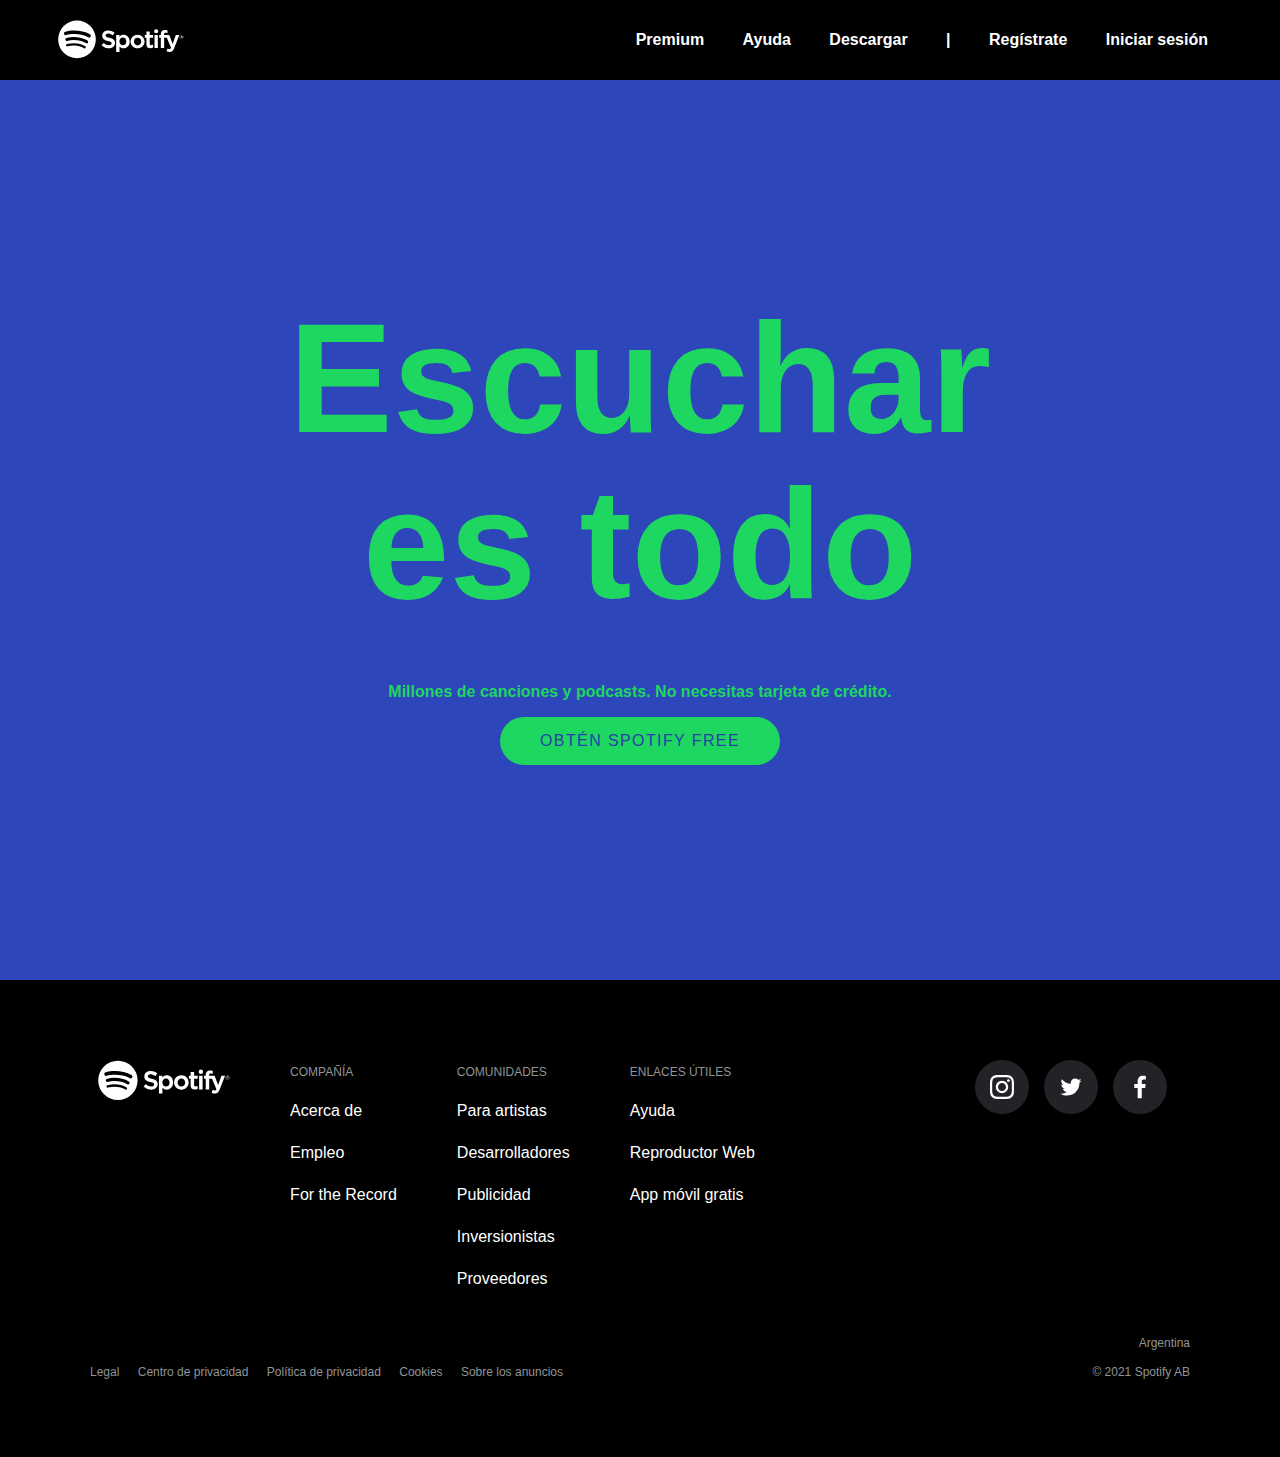
<file: index.html>
<!DOCTYPE html>
<html lang="en">
  <head>
    <meta charset="UTF-8" />
    <meta name="viewport" content="width=device-width, initial-scale=1.0" />
    <link rel="stylesheet" href="style-index.css" />

    <title>Spotify Argentina</title>
  </head>
  <body>
    <header class="header">
      <section class="header-nav-box">
        <div class="spotify-logo">
          <svg
            viewBox="0 0 63 20"
            xmlns="http://www.w3.org/2000/svg"
            preserveAspectRatio="xMidYMin meet"
          >
            <g fill-rule="evenodd" class="svelte-1gcdbl9">
              <path
                d="M61.842 9.506a1.02 1.02 0 0 1-1.023-1.024c0-.562.453-1.03 1.029-1.03a1.02 1.02 0 0 1 1.023 1.024 1.03 1.03 0 0 1-1.029 1.03m.006-1.952a.915.915 0 0 0-.922.928c0 .51.394.921.916.921a.916.916 0 0 0 .922-.927.908.908 0 0 0-.916-.922m.226 1.027l.29.406h-.244l-.26-.372h-.225v.372h-.204V7.912h.48c.249 0 .413.128.413.343 0 .176-.102.284-.25.326m-.172-.485h-.267v.34h.267c.133 0 .212-.065.212-.17 0-.11-.08-.17-.212-.17m-12.804-3.52a1.043 1.043 0 1 0-.001 2.086 1.043 1.043 0 0 0 0-2.087m.72 2.89h-1.454a.107.107 0 0 0-.106.107v6.346c0 .06.047.107.106.107h1.455a.107.107 0 0 0 .107-.107V7.572a.107.107 0 0 0-.107-.107m3.233.006v-.2c0-.592.227-.856.736-.856.303 0 .546.06.82.152a.106.106 0 0 0 .14-.102V5.24a.107.107 0 0 0-.076-.102 3.993 3.993 0 0 0-1.21-.174c-1.343 0-2.053.757-2.053 2.188v.308h-.699a.107.107 0 0 0-.107.106v1.257c0 .059.048.107.107.107h.699v4.99c0 .058.047.106.106.106h1.455a.107.107 0 0 0 .106-.107v-4.99h1.358l2.081 4.99c-.236.523-.468.628-.785.628-.257 0-.527-.077-.803-.228a.109.109 0 0 0-.084-.008.106.106 0 0 0-.063.058l-.493 1.081a.106.106 0 0 0 .045.138c.515.279.98.398 1.554.398 1.074 0 1.668-.5 2.191-1.847L60.6 7.617a.106.106 0 0 0-.099-.146h-1.514a.107.107 0 0 0-.1.072l-1.552 4.431-1.7-4.434a.106.106 0 0 0-.099-.069h-2.485m-5.577-.006h-1.6V5.828a.106.106 0 0 0-.107-.106h-1.455a.107.107 0 0 0-.106.106v1.637h-.7a.106.106 0 0 0-.106.107v1.25c0 .059.048.107.106.107h.7v3.234c0 1.308.65 1.97 1.934 1.97.522 0 .954-.107 1.362-.338a.106.106 0 0 0 .054-.093v-1.19a.106.106 0 0 0-.154-.096c-.28.141-.551.206-.854.206-.467 0-.675-.211-.675-.686V8.929h1.6a.106.106 0 0 0 .107-.107v-1.25a.106.106 0 0 0-.106-.107m-7.671-.133c-1.96 0-3.497 1.51-3.497 3.437 0 1.907 1.526 3.4 3.473 3.4 1.967 0 3.508-1.504 3.508-3.424 0-1.914-1.53-3.413-3.484-3.413m0 5.362c-1.043 0-1.83-.838-1.83-1.95 0-1.115.76-1.924 1.806-1.924 1.05 0 1.84.838 1.84 1.95 0 1.115-.763 1.924-1.816 1.924m-7.014-5.362c-.82 0-1.492.323-2.046.984v-.744a.107.107 0 0 0-.106-.107h-1.455a.107.107 0 0 0-.106.107v8.27c0 .058.048.106.106.106h1.455a.107.107 0 0 0 .106-.106v-2.61c.555.621 1.227.925 2.046.925 1.522 0 3.063-1.172 3.063-3.412s-1.54-3.413-3.063-3.413m1.372 3.413c0 1.14-.703 1.937-1.709 1.937-.995 0-1.745-.833-1.745-1.937s.75-1.937 1.745-1.937c.99 0 1.71.814 1.71 1.937m-8.437-1.81c-1.624-.388-1.913-.66-1.913-1.231 0-.54.508-.903 1.264-.903.732 0 1.459.275 2.22.843a.107.107 0 0 0 .15-.023l.794-1.119a.107.107 0 0 0-.02-.144c-.906-.728-1.927-1.081-3.12-1.081-1.755 0-2.98 1.052-2.98 2.559 0 1.615 1.057 2.187 2.884 2.628 1.554.358 1.817.658 1.817 1.195 0 .594-.53.963-1.385.963-.948 0-1.721-.32-2.587-1.068a.11.11 0 0 0-.078-.026.105.105 0 0 0-.073.038l-.89 1.058a.105.105 0 0 0 .011.148 5.303 5.303 0 0 0 3.581 1.373c1.89 0 3.112-1.033 3.112-2.631 0-1.351-.807-2.098-2.787-2.58M9.507.305a9.41 9.41 0 1 0 0 18.82 9.41 9.41 0 0 0 0-18.82m4.316 13.572a.586.586 0 0 1-.807.195c-2.21-1.35-4.99-1.655-8.266-.907a.586.586 0 1 1-.261-1.143c3.584-.82 6.659-.467 9.139 1.049.276.169.363.53.195.806m1.15-2.562a.734.734 0 0 1-1.008.242c-2.529-1.555-6.385-2.005-9.377-1.097a.735.735 0 0 1-.426-1.404c3.418-1.037 7.666-.534 10.57 1.25a.734.734 0 0 1 .242 1.01m.1-2.669C12.04 6.846 7.036 6.68 4.141 7.56a.88.88 0 1 1-.511-1.684c3.323-1.01 8.849-.814 12.34 1.258a.88.88 0 0 1-.898 1.514"
              ></path>
            </g>
          </svg>
        </div>
        <nav class="navigation-bar">
          <ul class="navigation-bar-list">
            <li class="navigation-bar-list-item">
              <a href="premium.html"><b>Premium</b></a>
            </li>
            <li class="navigation-bar-list-item">
              <a href="help.html"><b>Ayuda</b></a>
            </li>
            <li class="navigation-bar-list-item">
              <a href="download.html"><b>Descargar</b></a>
            </li>
            <li>|</li>
            <li class="navigation-bar-list-item">
              <a href="register.html"><b>Regístrate</b></a>
            </li>
            <li class="navigation-bar-list-item">
              <a href="login.html"><b>Iniciar sesión</b></a>
            </li>
          </ul>
        </nav>
      </section>
    </header>
    <section class="main-section">
      <div class="main-section-division">
        <h1 class="main-section-listening-headline">
          Escuchar <br />
          es todo
        </h1>
        <p class="main-section-text">
          Millones de canciones y podcasts. No necesitas tarjeta de crédito.
        </p>
        <span class="main-section-spotify-free-btn">OBTÉN SPOTIFY FREE</span>
      </div>
    </section>
    <footer class="footer">
      <section class="footer-section">
        <span class="footer-spotify-logo"
          ><svg
            viewBox="0 0 63 20"
            xmlns="http://www.w3.org/2000/svg"
            preserveAspectRatio="xMidYMin meet"
          >
            <g fill-rule="evenodd" class="svelte-1gcdbl9">
              <path
                d="M61.842 9.506a1.02 1.02 0 0 1-1.023-1.024c0-.562.453-1.03 1.029-1.03a1.02 1.02 0 0 1 1.023 1.024 1.03 1.03 0 0 1-1.029 1.03m.006-1.952a.915.915 0 0 0-.922.928c0 .51.394.921.916.921a.916.916 0 0 0 .922-.927.908.908 0 0 0-.916-.922m.226 1.027l.29.406h-.244l-.26-.372h-.225v.372h-.204V7.912h.48c.249 0 .413.128.413.343 0 .176-.102.284-.25.326m-.172-.485h-.267v.34h.267c.133 0 .212-.065.212-.17 0-.11-.08-.17-.212-.17m-12.804-3.52a1.043 1.043 0 1 0-.001 2.086 1.043 1.043 0 0 0 0-2.087m.72 2.89h-1.454a.107.107 0 0 0-.106.107v6.346c0 .06.047.107.106.107h1.455a.107.107 0 0 0 .107-.107V7.572a.107.107 0 0 0-.107-.107m3.233.006v-.2c0-.592.227-.856.736-.856.303 0 .546.06.82.152a.106.106 0 0 0 .14-.102V5.24a.107.107 0 0 0-.076-.102 3.993 3.993 0 0 0-1.21-.174c-1.343 0-2.053.757-2.053 2.188v.308h-.699a.107.107 0 0 0-.107.106v1.257c0 .059.048.107.107.107h.699v4.99c0 .058.047.106.106.106h1.455a.107.107 0 0 0 .106-.107v-4.99h1.358l2.081 4.99c-.236.523-.468.628-.785.628-.257 0-.527-.077-.803-.228a.109.109 0 0 0-.084-.008.106.106 0 0 0-.063.058l-.493 1.081a.106.106 0 0 0 .045.138c.515.279.98.398 1.554.398 1.074 0 1.668-.5 2.191-1.847L60.6 7.617a.106.106 0 0 0-.099-.146h-1.514a.107.107 0 0 0-.1.072l-1.552 4.431-1.7-4.434a.106.106 0 0 0-.099-.069h-2.485m-5.577-.006h-1.6V5.828a.106.106 0 0 0-.107-.106h-1.455a.107.107 0 0 0-.106.106v1.637h-.7a.106.106 0 0 0-.106.107v1.25c0 .059.048.107.106.107h.7v3.234c0 1.308.65 1.97 1.934 1.97.522 0 .954-.107 1.362-.338a.106.106 0 0 0 .054-.093v-1.19a.106.106 0 0 0-.154-.096c-.28.141-.551.206-.854.206-.467 0-.675-.211-.675-.686V8.929h1.6a.106.106 0 0 0 .107-.107v-1.25a.106.106 0 0 0-.106-.107m-7.671-.133c-1.96 0-3.497 1.51-3.497 3.437 0 1.907 1.526 3.4 3.473 3.4 1.967 0 3.508-1.504 3.508-3.424 0-1.914-1.53-3.413-3.484-3.413m0 5.362c-1.043 0-1.83-.838-1.83-1.95 0-1.115.76-1.924 1.806-1.924 1.05 0 1.84.838 1.84 1.95 0 1.115-.763 1.924-1.816 1.924m-7.014-5.362c-.82 0-1.492.323-2.046.984v-.744a.107.107 0 0 0-.106-.107h-1.455a.107.107 0 0 0-.106.107v8.27c0 .058.048.106.106.106h1.455a.107.107 0 0 0 .106-.106v-2.61c.555.621 1.227.925 2.046.925 1.522 0 3.063-1.172 3.063-3.412s-1.54-3.413-3.063-3.413m1.372 3.413c0 1.14-.703 1.937-1.709 1.937-.995 0-1.745-.833-1.745-1.937s.75-1.937 1.745-1.937c.99 0 1.71.814 1.71 1.937m-8.437-1.81c-1.624-.388-1.913-.66-1.913-1.231 0-.54.508-.903 1.264-.903.732 0 1.459.275 2.22.843a.107.107 0 0 0 .15-.023l.794-1.119a.107.107 0 0 0-.02-.144c-.906-.728-1.927-1.081-3.12-1.081-1.755 0-2.98 1.052-2.98 2.559 0 1.615 1.057 2.187 2.884 2.628 1.554.358 1.817.658 1.817 1.195 0 .594-.53.963-1.385.963-.948 0-1.721-.32-2.587-1.068a.11.11 0 0 0-.078-.026.105.105 0 0 0-.073.038l-.89 1.058a.105.105 0 0 0 .011.148 5.303 5.303 0 0 0 3.581 1.373c1.89 0 3.112-1.033 3.112-2.631 0-1.351-.807-2.098-2.787-2.58M9.507.305a9.41 9.41 0 1 0 0 18.82 9.41 9.41 0 0 0 0-18.82m4.316 13.572a.586.586 0 0 1-.807.195c-2.21-1.35-4.99-1.655-8.266-.907a.586.586 0 1 1-.261-1.143c3.584-.82 6.659-.467 9.139 1.049.276.169.363.53.195.806m1.15-2.562a.734.734 0 0 1-1.008.242c-2.529-1.555-6.385-2.005-9.377-1.097a.735.735 0 0 1-.426-1.404c3.418-1.037 7.666-.534 10.57 1.25a.734.734 0 0 1 .242 1.01m.1-2.669C12.04 6.846 7.036 6.68 4.141 7.56a.88.88 0 1 1-.511-1.684c3.323-1.01 8.849-.814 12.34 1.258a.88.88 0 0 1-.898 1.514"
              ></path>
            </g></svg
        ></span>
        <div class="footer-lists">
          <ul class="first-list">
            <li><span>COMPAÑÍA</span></li>
            <li><a href="">Acerca de</a></li>
            <li><a href="">Empleo</a></li>
            <li><a href="">For the Record</a></li>
          </ul>
          <ul class="second-list">
            <li><span>COMUNIDADES</span></li>
            <li><a href="">Para artistas</a></li>
            <li><a href="">Desarrolladores</a></li>
            <li><a href="">Publicidad</a></li>
            <li><a href="">Inversionistas</a></li>
            <li><a href="">Proveedores</a></li>
          </ul>
          <ul class="third-list">
            <li><span>ENLACES ÚTILES</span></li>
            <li><a href="">Ayuda</a></li>
            <li><a href="">Reproductor Web</a></li>
            <li><a href="">App móvil gratis</a></li>
          </ul>
        </div>
        <div class="footer-logos-division">
          <a href="instagram.com/spotify"
            ><span class="instagram-logo footer-logo"></span
          ></a>
          <a href="twitter.com/spotify"
            ><span class="twitter-logo footer-logo"></span
          ></a>
          <a href="facebook.com/spotify"
            ><span class="facebook-logo footer-logo"></span
          ></a>
        </div>
        <div class="country"><span>Argentina</span></div>
        <div class="footer-list-box">
          <ul class="footer-last-list">
            <li><a href="">Legal</a></li>
            <li><a href="">Centro de privacidad</a></li>
            <li><a href="">Política de privacidad</a></li>
            <li><a href="">Cookies</a></li>
            <li><a href="">Sobre los anuncios</a></li>
          </ul>
          <span>© 2021 Spotify AB</span>
        </div>
      </section>
    </footer>
  </body>
</html>
</file>
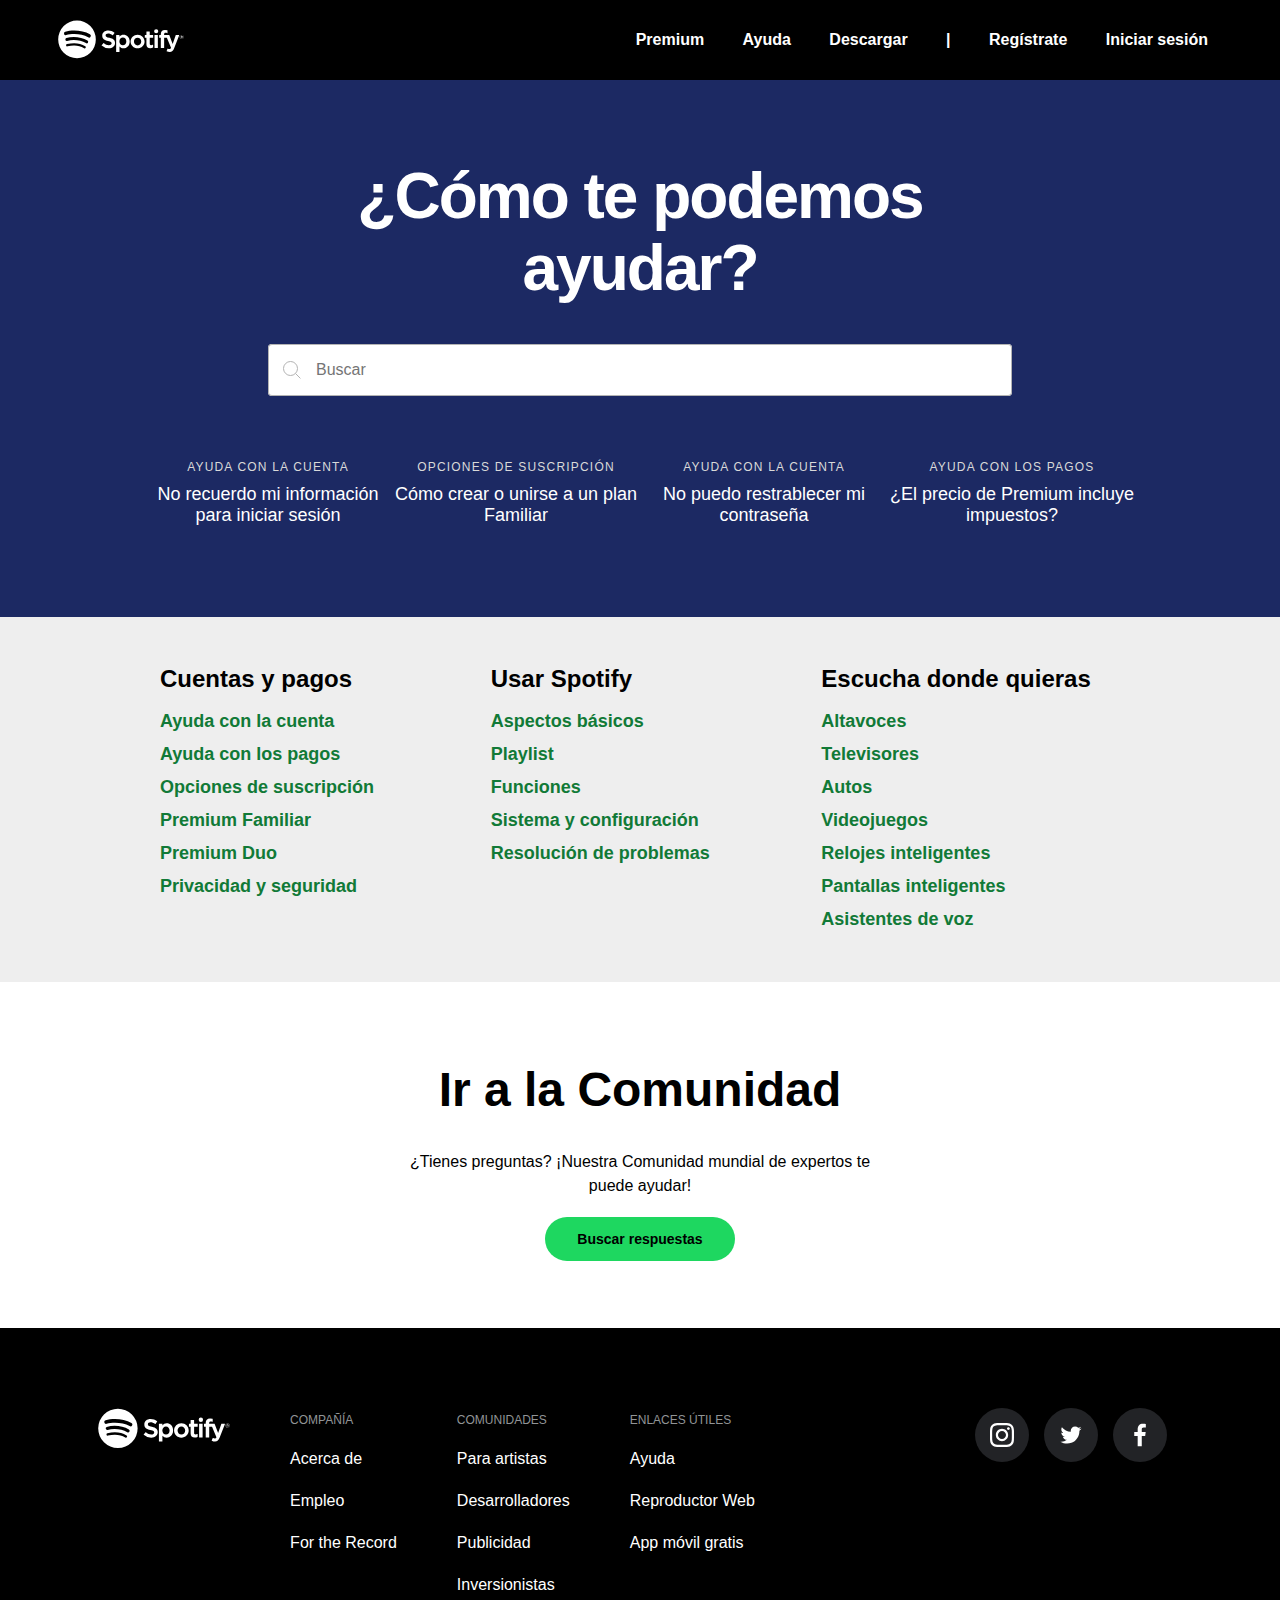
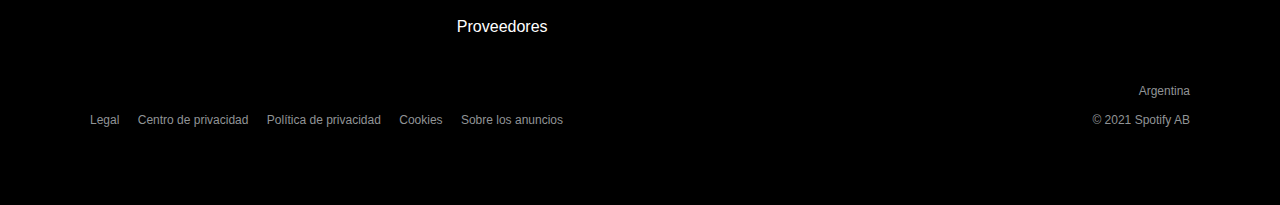
<file: help.html>
<!DOCTYPE html>
<html lang="en">
  <head>
    <meta charset="UTF-8" />
    <meta http-equiv="X-UA-Compatible" content="IE=edge" />
    <meta name="viewport" content="width=device-width, initial-scale=1.0" />
    <link rel="stylesheet" href="style-index.css" />
    <link rel="stylesheet" href="style-help.css" />
    <title>Document</title>
  </head>
  <body>
    <header class="header">
      <section class="header-nav-box">
        <div class="spotify-logo">
          <svg
            viewBox="0 0 63 20"
            xmlns="http://www.w3.org/2000/svg"
            preserveAspectRatio="xMidYMin meet"
          >
            <g fill-rule="evenodd" class="svelte-1gcdbl9">
              <path
                d="M61.842 9.506a1.02 1.02 0 0 1-1.023-1.024c0-.562.453-1.03 1.029-1.03a1.02 1.02 0 0 1 1.023 1.024 1.03 1.03 0 0 1-1.029 1.03m.006-1.952a.915.915 0 0 0-.922.928c0 .51.394.921.916.921a.916.916 0 0 0 .922-.927.908.908 0 0 0-.916-.922m.226 1.027l.29.406h-.244l-.26-.372h-.225v.372h-.204V7.912h.48c.249 0 .413.128.413.343 0 .176-.102.284-.25.326m-.172-.485h-.267v.34h.267c.133 0 .212-.065.212-.17 0-.11-.08-.17-.212-.17m-12.804-3.52a1.043 1.043 0 1 0-.001 2.086 1.043 1.043 0 0 0 0-2.087m.72 2.89h-1.454a.107.107 0 0 0-.106.107v6.346c0 .06.047.107.106.107h1.455a.107.107 0 0 0 .107-.107V7.572a.107.107 0 0 0-.107-.107m3.233.006v-.2c0-.592.227-.856.736-.856.303 0 .546.06.82.152a.106.106 0 0 0 .14-.102V5.24a.107.107 0 0 0-.076-.102 3.993 3.993 0 0 0-1.21-.174c-1.343 0-2.053.757-2.053 2.188v.308h-.699a.107.107 0 0 0-.107.106v1.257c0 .059.048.107.107.107h.699v4.99c0 .058.047.106.106.106h1.455a.107.107 0 0 0 .106-.107v-4.99h1.358l2.081 4.99c-.236.523-.468.628-.785.628-.257 0-.527-.077-.803-.228a.109.109 0 0 0-.084-.008.106.106 0 0 0-.063.058l-.493 1.081a.106.106 0 0 0 .045.138c.515.279.98.398 1.554.398 1.074 0 1.668-.5 2.191-1.847L60.6 7.617a.106.106 0 0 0-.099-.146h-1.514a.107.107 0 0 0-.1.072l-1.552 4.431-1.7-4.434a.106.106 0 0 0-.099-.069h-2.485m-5.577-.006h-1.6V5.828a.106.106 0 0 0-.107-.106h-1.455a.107.107 0 0 0-.106.106v1.637h-.7a.106.106 0 0 0-.106.107v1.25c0 .059.048.107.106.107h.7v3.234c0 1.308.65 1.97 1.934 1.97.522 0 .954-.107 1.362-.338a.106.106 0 0 0 .054-.093v-1.19a.106.106 0 0 0-.154-.096c-.28.141-.551.206-.854.206-.467 0-.675-.211-.675-.686V8.929h1.6a.106.106 0 0 0 .107-.107v-1.25a.106.106 0 0 0-.106-.107m-7.671-.133c-1.96 0-3.497 1.51-3.497 3.437 0 1.907 1.526 3.4 3.473 3.4 1.967 0 3.508-1.504 3.508-3.424 0-1.914-1.53-3.413-3.484-3.413m0 5.362c-1.043 0-1.83-.838-1.83-1.95 0-1.115.76-1.924 1.806-1.924 1.05 0 1.84.838 1.84 1.95 0 1.115-.763 1.924-1.816 1.924m-7.014-5.362c-.82 0-1.492.323-2.046.984v-.744a.107.107 0 0 0-.106-.107h-1.455a.107.107 0 0 0-.106.107v8.27c0 .058.048.106.106.106h1.455a.107.107 0 0 0 .106-.106v-2.61c.555.621 1.227.925 2.046.925 1.522 0 3.063-1.172 3.063-3.412s-1.54-3.413-3.063-3.413m1.372 3.413c0 1.14-.703 1.937-1.709 1.937-.995 0-1.745-.833-1.745-1.937s.75-1.937 1.745-1.937c.99 0 1.71.814 1.71 1.937m-8.437-1.81c-1.624-.388-1.913-.66-1.913-1.231 0-.54.508-.903 1.264-.903.732 0 1.459.275 2.22.843a.107.107 0 0 0 .15-.023l.794-1.119a.107.107 0 0 0-.02-.144c-.906-.728-1.927-1.081-3.12-1.081-1.755 0-2.98 1.052-2.98 2.559 0 1.615 1.057 2.187 2.884 2.628 1.554.358 1.817.658 1.817 1.195 0 .594-.53.963-1.385.963-.948 0-1.721-.32-2.587-1.068a.11.11 0 0 0-.078-.026.105.105 0 0 0-.073.038l-.89 1.058a.105.105 0 0 0 .011.148 5.303 5.303 0 0 0 3.581 1.373c1.89 0 3.112-1.033 3.112-2.631 0-1.351-.807-2.098-2.787-2.58M9.507.305a9.41 9.41 0 1 0 0 18.82 9.41 9.41 0 0 0 0-18.82m4.316 13.572a.586.586 0 0 1-.807.195c-2.21-1.35-4.99-1.655-8.266-.907a.586.586 0 1 1-.261-1.143c3.584-.82 6.659-.467 9.139 1.049.276.169.363.53.195.806m1.15-2.562a.734.734 0 0 1-1.008.242c-2.529-1.555-6.385-2.005-9.377-1.097a.735.735 0 0 1-.426-1.404c3.418-1.037 7.666-.534 10.57 1.25a.734.734 0 0 1 .242 1.01m.1-2.669C12.04 6.846 7.036 6.68 4.141 7.56a.88.88 0 1 1-.511-1.684c3.323-1.01 8.849-.814 12.34 1.258a.88.88 0 0 1-.898 1.514"
              ></path>
            </g>
          </svg>
        </div>
        <nav class="navigation-bar">
          <ul class="navigation-bar-list">
            <li class="navigation-bar-list-item">
              <a href="premium.html"><b>Premium</b></a>
            </li>
            <li class="navigation-bar-list-item">
              <a href="help.html"><b>Ayuda</b></a>
            </li>
            <li class="navigation-bar-list-item">
              <a href="download.html"><b>Descargar</b></a>
            </li>
            <li>|</li>
            <li class="navigation-bar-list-item">
              <a href="register.html"><b>Regístrate</b></a>
            </li>
            <li class="navigation-bar-list-item">
              <a href="login.html"><b>Iniciar sesión</b></a>
            </li>
          </ul>
        </nav>
      </section>
    </header>
    <section class="help-main-section">
      <div class="inner-search-division">
        <h1 class="main-section-headline">¿Cómo te podemos ayudar?</h1>
        <div class="search-input-container">
          <div class="input-container">
            <svg
              class="search-svg"
              role="img"
              focusable="false"
              height="24"
              width="24"
              viewBox="0 0 24 24"
              class=""
              aria-label="Buscar icon"
            >
              <line
                x1="15.54"
                y1="15.54"
                x2="20.41"
                y2="20.41"
                fill="none"
                stroke="#B3B3B3"
              ></line>
              <circle
                cx="10.5"
                cy="10.5"
                r="7"
                fill="none"
                stroke="#B3B3B3"
              ></circle>
            </svg>
            <input class="search-input" type="text" placeholder="Buscar" />
          </div>
        </div>
      </div>
      <div class="inner-text-container">
        <ul class="text-list">
          <li class="list-item">
            <span class="list-span"> AYUDA CON LA CUENTA </span>
            <a class="list-a">
              No recuerdo mi información <br />
              para iniciar sesión
            </a>
          </li>
          <li class="list-item">
            <span class="list-span"> OPCIONES DE SUSCRIPCIÓN </span>
            <a class="list-a">
              Cómo crear o unirse a un plan <br />
              Familiar
            </a>
          </li>
          <li class="list-item">
            <span class="list-span"> AYUDA CON LA CUENTA </span>
            <a class="list-a"> No puedo restrablecer mi contraseña </a>
          </li>
          <li class="list-item">
            <span class="list-span"> AYUDA CON LOS PAGOS </span>
            <a class="list-a"> ¿El precio de Premium incluye impuestos? </a>
          </li>
        </ul>
      </div>
    </section>
    <section class="category-section">
      <div class="inner-category">
        <div class="category-list-container">
          <h3>Cuentas y pagos</h3>
          <ul>
            <li class="category-list-item">
              <a href="">Ayuda con la cuenta</a>
            </li>
            <li class="category-list-item">
              <a href="">Ayuda con los pagos</a>
            </li>
            <li class="category-list-item">
              <a href="">Opciones de suscripción</a>
            </li>
            <li class="category-list-item"><a href="">Premium Familiar</a></li>
            <li class="category-list-item"><a href="">Premium Duo</a></li>
            <li class="category-list-item">
              <a href="">Privacidad y seguridad</a>
            </li>
          </ul>
        </div>
        <div class="category-list-container">
          <h3>Usar Spotify</h3>
          <ul>
            <li class="category-list-item">
              <a href="">Aspectos básicos</a>
            </li>
            <li class="category-list-item"><a href="">Playlist</a></li>
            <li class="category-list-item"><a href="">Funciones</a></li>
            <li class="category-list-item">
              <a href="">Sistema y configuración</a>
            </li>
            <li class="category-list-item">
              <a href="">Resolución de problemas</a>
            </li>
          </ul>
        </div>
        <div class="category-list-container">
          <h3>Escucha donde quieras</h3>
          <ul>
            <li class="category-list-item"><a href="">Altavoces</a></li>
            <li class="category-list-item"><a href="">Televisores</a></li>
            <li class="category-list-item"><a href="">Autos</a></li>
            <li class="category-list-item"><a href="">Videojuegos</a></li>
            <li class="category-list-item">
              <a href="">Relojes inteligentes</a>
            </li>
            <li class="category-list-item">
              <a href="">Pantallas inteligentes</a>
            </li>
            <li class="category-list-item"><a href="">Asistentes de voz</a></li>
          </ul>
        </div>
      </div>
    </section>
    <section class="comunity-section">
      <div class="inner-comunity-div">
        <h1 class="community-headline">Ir a la Comunidad</h1>
        <p class="community-info">
          ¿Tienes preguntas? ¡Nuestra Comunidad mundial de expertos te puede
          ayudar!
        </p>
        <span class="search-answers">Buscar respuestas</span>
      </div>
    </section>
    <footer class="footer">
      <section class="footer-section">
        <span class="footer-spotify-logo"
          ><svg
            viewBox="0 0 63 20"
            xmlns="http://www.w3.org/2000/svg"
            preserveAspectRatio="xMidYMin meet"
          >
            <g fill-rule="evenodd" class="svelte-1gcdbl9">
              <path
                d="M61.842 9.506a1.02 1.02 0 0 1-1.023-1.024c0-.562.453-1.03 1.029-1.03a1.02 1.02 0 0 1 1.023 1.024 1.03 1.03 0 0 1-1.029 1.03m.006-1.952a.915.915 0 0 0-.922.928c0 .51.394.921.916.921a.916.916 0 0 0 .922-.927.908.908 0 0 0-.916-.922m.226 1.027l.29.406h-.244l-.26-.372h-.225v.372h-.204V7.912h.48c.249 0 .413.128.413.343 0 .176-.102.284-.25.326m-.172-.485h-.267v.34h.267c.133 0 .212-.065.212-.17 0-.11-.08-.17-.212-.17m-12.804-3.52a1.043 1.043 0 1 0-.001 2.086 1.043 1.043 0 0 0 0-2.087m.72 2.89h-1.454a.107.107 0 0 0-.106.107v6.346c0 .06.047.107.106.107h1.455a.107.107 0 0 0 .107-.107V7.572a.107.107 0 0 0-.107-.107m3.233.006v-.2c0-.592.227-.856.736-.856.303 0 .546.06.82.152a.106.106 0 0 0 .14-.102V5.24a.107.107 0 0 0-.076-.102 3.993 3.993 0 0 0-1.21-.174c-1.343 0-2.053.757-2.053 2.188v.308h-.699a.107.107 0 0 0-.107.106v1.257c0 .059.048.107.107.107h.699v4.99c0 .058.047.106.106.106h1.455a.107.107 0 0 0 .106-.107v-4.99h1.358l2.081 4.99c-.236.523-.468.628-.785.628-.257 0-.527-.077-.803-.228a.109.109 0 0 0-.084-.008.106.106 0 0 0-.063.058l-.493 1.081a.106.106 0 0 0 .045.138c.515.279.98.398 1.554.398 1.074 0 1.668-.5 2.191-1.847L60.6 7.617a.106.106 0 0 0-.099-.146h-1.514a.107.107 0 0 0-.1.072l-1.552 4.431-1.7-4.434a.106.106 0 0 0-.099-.069h-2.485m-5.577-.006h-1.6V5.828a.106.106 0 0 0-.107-.106h-1.455a.107.107 0 0 0-.106.106v1.637h-.7a.106.106 0 0 0-.106.107v1.25c0 .059.048.107.106.107h.7v3.234c0 1.308.65 1.97 1.934 1.97.522 0 .954-.107 1.362-.338a.106.106 0 0 0 .054-.093v-1.19a.106.106 0 0 0-.154-.096c-.28.141-.551.206-.854.206-.467 0-.675-.211-.675-.686V8.929h1.6a.106.106 0 0 0 .107-.107v-1.25a.106.106 0 0 0-.106-.107m-7.671-.133c-1.96 0-3.497 1.51-3.497 3.437 0 1.907 1.526 3.4 3.473 3.4 1.967 0 3.508-1.504 3.508-3.424 0-1.914-1.53-3.413-3.484-3.413m0 5.362c-1.043 0-1.83-.838-1.83-1.95 0-1.115.76-1.924 1.806-1.924 1.05 0 1.84.838 1.84 1.95 0 1.115-.763 1.924-1.816 1.924m-7.014-5.362c-.82 0-1.492.323-2.046.984v-.744a.107.107 0 0 0-.106-.107h-1.455a.107.107 0 0 0-.106.107v8.27c0 .058.048.106.106.106h1.455a.107.107 0 0 0 .106-.106v-2.61c.555.621 1.227.925 2.046.925 1.522 0 3.063-1.172 3.063-3.412s-1.54-3.413-3.063-3.413m1.372 3.413c0 1.14-.703 1.937-1.709 1.937-.995 0-1.745-.833-1.745-1.937s.75-1.937 1.745-1.937c.99 0 1.71.814 1.71 1.937m-8.437-1.81c-1.624-.388-1.913-.66-1.913-1.231 0-.54.508-.903 1.264-.903.732 0 1.459.275 2.22.843a.107.107 0 0 0 .15-.023l.794-1.119a.107.107 0 0 0-.02-.144c-.906-.728-1.927-1.081-3.12-1.081-1.755 0-2.98 1.052-2.98 2.559 0 1.615 1.057 2.187 2.884 2.628 1.554.358 1.817.658 1.817 1.195 0 .594-.53.963-1.385.963-.948 0-1.721-.32-2.587-1.068a.11.11 0 0 0-.078-.026.105.105 0 0 0-.073.038l-.89 1.058a.105.105 0 0 0 .011.148 5.303 5.303 0 0 0 3.581 1.373c1.89 0 3.112-1.033 3.112-2.631 0-1.351-.807-2.098-2.787-2.58M9.507.305a9.41 9.41 0 1 0 0 18.82 9.41 9.41 0 0 0 0-18.82m4.316 13.572a.586.586 0 0 1-.807.195c-2.21-1.35-4.99-1.655-8.266-.907a.586.586 0 1 1-.261-1.143c3.584-.82 6.659-.467 9.139 1.049.276.169.363.53.195.806m1.15-2.562a.734.734 0 0 1-1.008.242c-2.529-1.555-6.385-2.005-9.377-1.097a.735.735 0 0 1-.426-1.404c3.418-1.037 7.666-.534 10.57 1.25a.734.734 0 0 1 .242 1.01m.1-2.669C12.04 6.846 7.036 6.68 4.141 7.56a.88.88 0 1 1-.511-1.684c3.323-1.01 8.849-.814 12.34 1.258a.88.88 0 0 1-.898 1.514"
              ></path>
            </g></svg
        ></span>
        <div class="footer-lists">
          <ul class="first-list">
            <li><span>COMPAÑÍA</span></li>
            <li><a href="">Acerca de</a></li>
            <li><a href="">Empleo</a></li>
            <li><a href="">For the Record</a></li>
          </ul>
          <ul class="second-list">
            <li><span>COMUNIDADES</span></li>
            <li><a href="">Para artistas</a></li>
            <li><a href="">Desarrolladores</a></li>
            <li><a href="">Publicidad</a></li>
            <li><a href="">Inversionistas</a></li>
            <li><a href="">Proveedores</a></li>
          </ul>
          <ul class="third-list">
            <li><span>ENLACES ÚTILES</span></li>
            <li><a href="">Ayuda</a></li>
            <li><a href="">Reproductor Web</a></li>
            <li><a href="">App móvil gratis</a></li>
          </ul>
        </div>
        <div class="footer-logos-division">
          <a href="instagram.com/spotify"
            ><span class="instagram-logo footer-logo"></span
          ></a>
          <a href="twitter.com/spotify"
            ><span class="twitter-logo footer-logo"></span
          ></a>
          <a href="facebook.com/spotify"
            ><span class="facebook-logo footer-logo"></span
          ></a>
        </div>
        <div class="country"><span>Argentina</span></div>
        <div class="footer-list-box">
          <ul class="footer-last-list">
            <li><a href="">Legal</a></li>
            <li><a href="">Centro de privacidad</a></li>
            <li><a href="">Política de privacidad</a></li>
            <li><a href="">Cookies</a></li>
            <li><a href="">Sobre los anuncios</a></li>
          </ul>
          <span>© 2021 Spotify AB</span>
        </div>
      </section>
    </footer>
  </body>
</html>
</file>
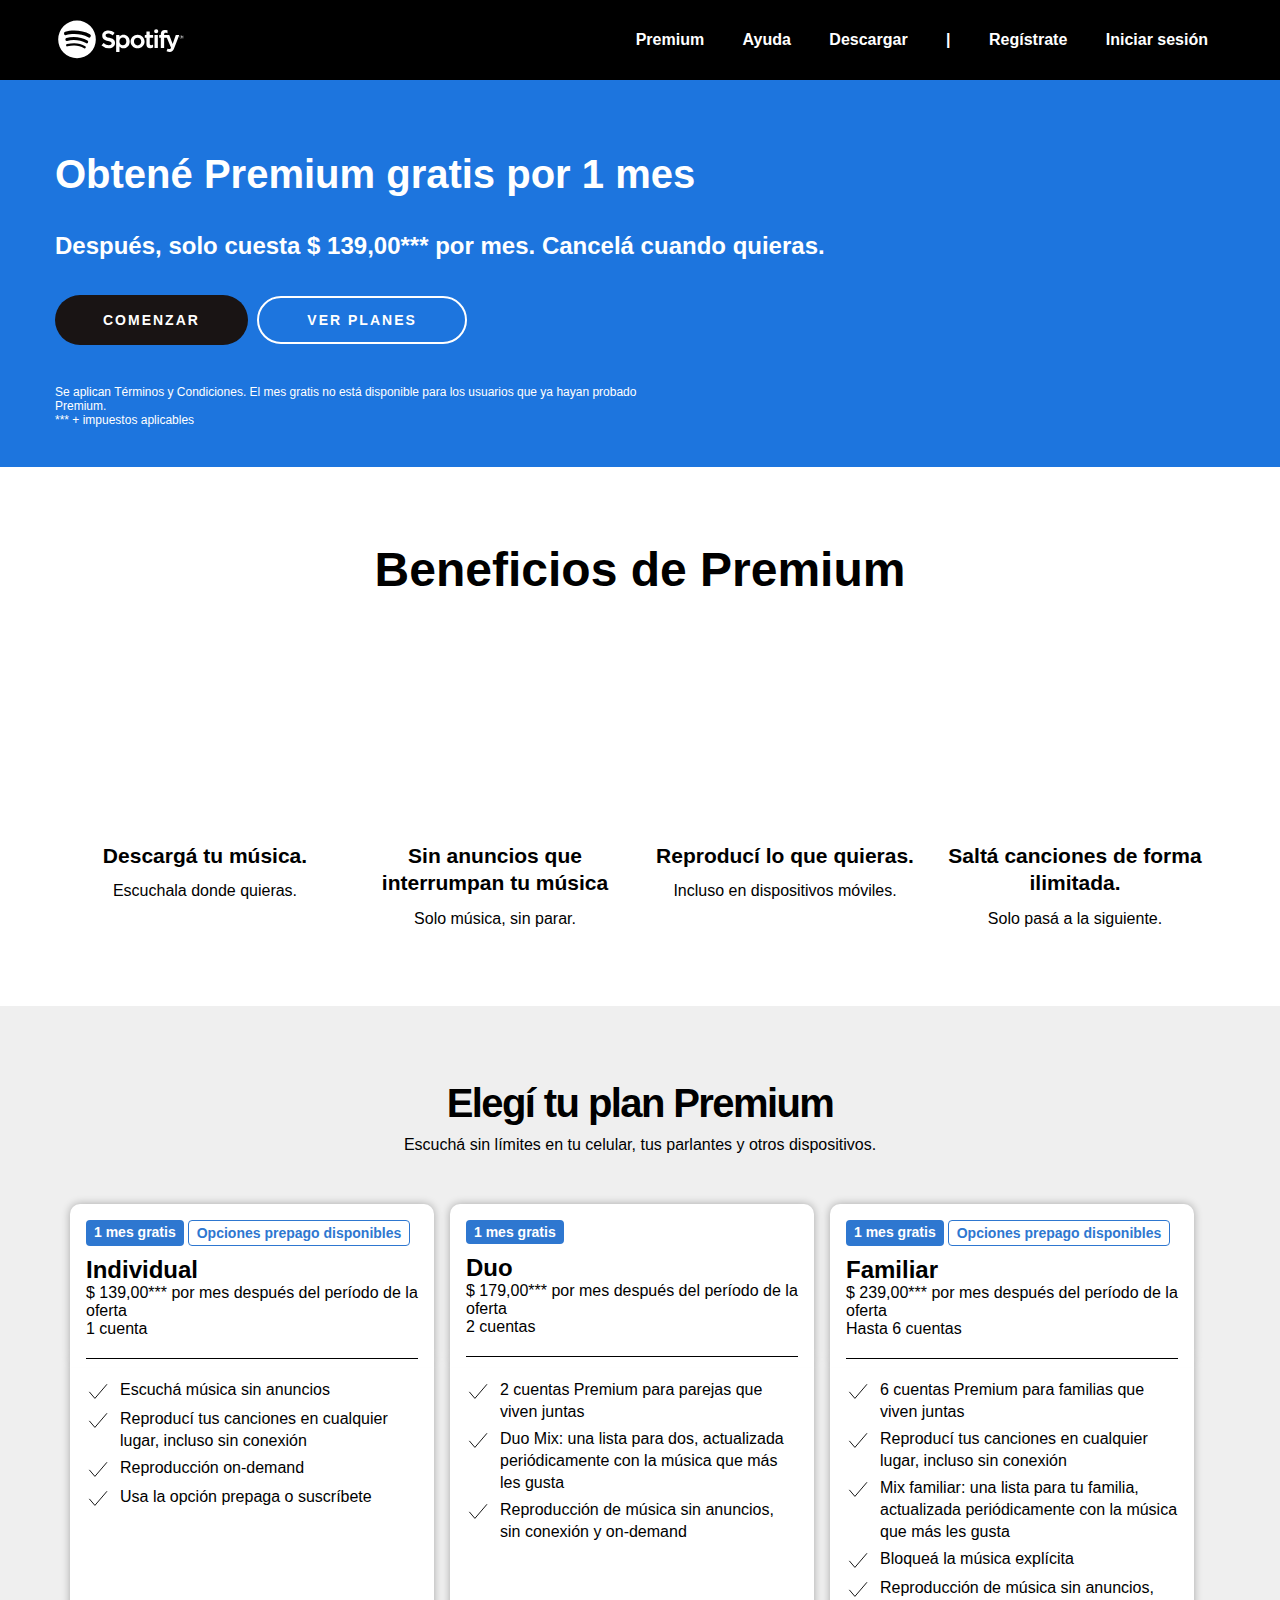
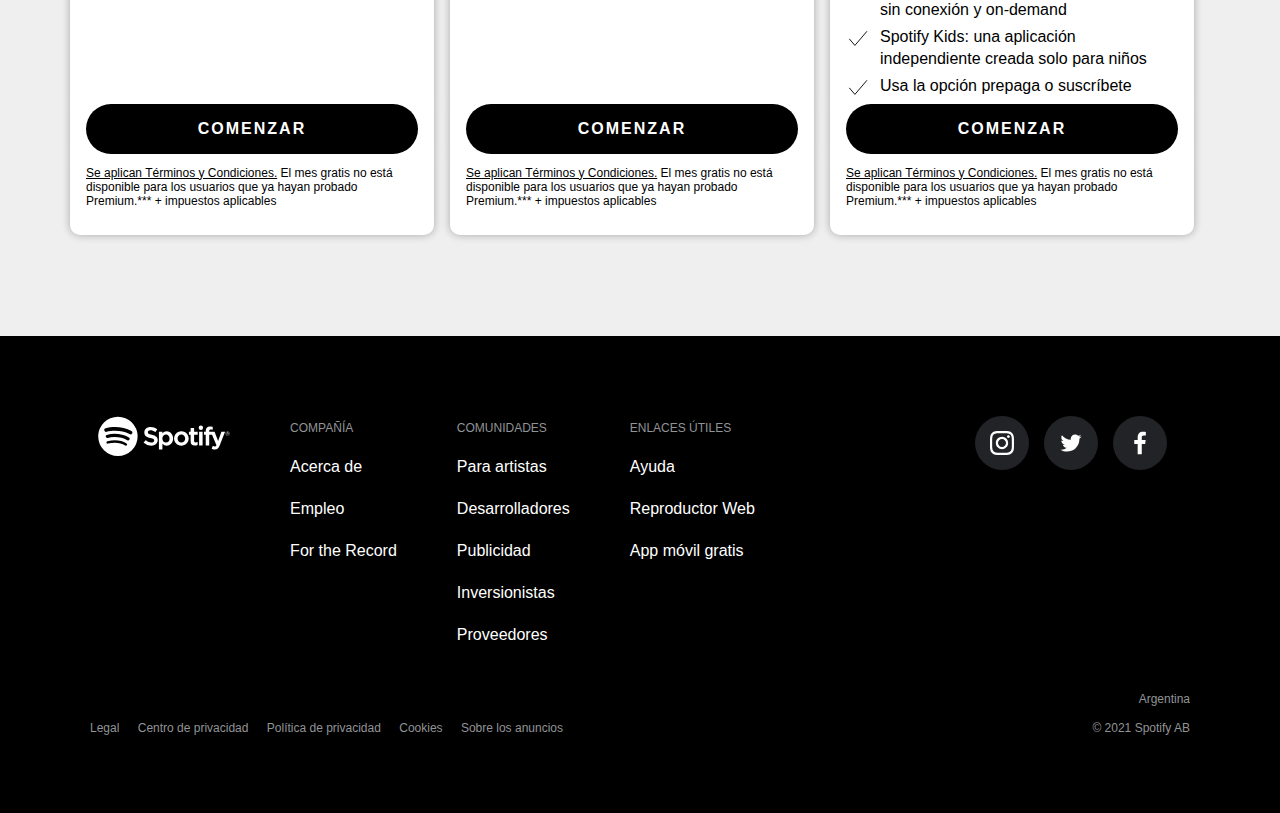
<file: premium.html>
<!DOCTYPE html>
<html lang="en">
<head>
    <meta charset="UTF-8">
    <meta http-equiv="X-UA-Compatible" content="IE=edge">
    <meta name="viewport" content="width=device-width, initial-scale=1.0">
    <link rel="stylesheet" href="style-premium.css">
    <link rel="stylesheet" href="style-index.css">
    <title>Spotify</title>
</head>
<body>
    <header class="header">
        <section class="header-nav-box">
            <div class="spotify-logo"><svg viewBox="0 0 63 20" xmlns="http://www.w3.org/2000/svg" preserveAspectRatio="xMidYMin meet"><g fill-rule="evenodd" class="svelte-1gcdbl9"><path d="M61.842 9.506a1.02 1.02 0 0 1-1.023-1.024c0-.562.453-1.03 1.029-1.03a1.02 1.02 0 0 1 1.023 1.024 1.03 1.03 0 0 1-1.029 1.03m.006-1.952a.915.915 0 0 0-.922.928c0 .51.394.921.916.921a.916.916 0 0 0 .922-.927.908.908 0 0 0-.916-.922m.226 1.027l.29.406h-.244l-.26-.372h-.225v.372h-.204V7.912h.48c.249 0 .413.128.413.343 0 .176-.102.284-.25.326m-.172-.485h-.267v.34h.267c.133 0 .212-.065.212-.17 0-.11-.08-.17-.212-.17m-12.804-3.52a1.043 1.043 0 1 0-.001 2.086 1.043 1.043 0 0 0 0-2.087m.72 2.89h-1.454a.107.107 0 0 0-.106.107v6.346c0 .06.047.107.106.107h1.455a.107.107 0 0 0 .107-.107V7.572a.107.107 0 0 0-.107-.107m3.233.006v-.2c0-.592.227-.856.736-.856.303 0 .546.06.82.152a.106.106 0 0 0 .14-.102V5.24a.107.107 0 0 0-.076-.102 3.993 3.993 0 0 0-1.21-.174c-1.343 0-2.053.757-2.053 2.188v.308h-.699a.107.107 0 0 0-.107.106v1.257c0 .059.048.107.107.107h.699v4.99c0 .058.047.106.106.106h1.455a.107.107 0 0 0 .106-.107v-4.99h1.358l2.081 4.99c-.236.523-.468.628-.785.628-.257 0-.527-.077-.803-.228a.109.109 0 0 0-.084-.008.106.106 0 0 0-.063.058l-.493 1.081a.106.106 0 0 0 .045.138c.515.279.98.398 1.554.398 1.074 0 1.668-.5 2.191-1.847L60.6 7.617a.106.106 0 0 0-.099-.146h-1.514a.107.107 0 0 0-.1.072l-1.552 4.431-1.7-4.434a.106.106 0 0 0-.099-.069h-2.485m-5.577-.006h-1.6V5.828a.106.106 0 0 0-.107-.106h-1.455a.107.107 0 0 0-.106.106v1.637h-.7a.106.106 0 0 0-.106.107v1.25c0 .059.048.107.106.107h.7v3.234c0 1.308.65 1.97 1.934 1.97.522 0 .954-.107 1.362-.338a.106.106 0 0 0 .054-.093v-1.19a.106.106 0 0 0-.154-.096c-.28.141-.551.206-.854.206-.467 0-.675-.211-.675-.686V8.929h1.6a.106.106 0 0 0 .107-.107v-1.25a.106.106 0 0 0-.106-.107m-7.671-.133c-1.96 0-3.497 1.51-3.497 3.437 0 1.907 1.526 3.4 3.473 3.4 1.967 0 3.508-1.504 3.508-3.424 0-1.914-1.53-3.413-3.484-3.413m0 5.362c-1.043 0-1.83-.838-1.83-1.95 0-1.115.76-1.924 1.806-1.924 1.05 0 1.84.838 1.84 1.95 0 1.115-.763 1.924-1.816 1.924m-7.014-5.362c-.82 0-1.492.323-2.046.984v-.744a.107.107 0 0 0-.106-.107h-1.455a.107.107 0 0 0-.106.107v8.27c0 .058.048.106.106.106h1.455a.107.107 0 0 0 .106-.106v-2.61c.555.621 1.227.925 2.046.925 1.522 0 3.063-1.172 3.063-3.412s-1.54-3.413-3.063-3.413m1.372 3.413c0 1.14-.703 1.937-1.709 1.937-.995 0-1.745-.833-1.745-1.937s.75-1.937 1.745-1.937c.99 0 1.71.814 1.71 1.937m-8.437-1.81c-1.624-.388-1.913-.66-1.913-1.231 0-.54.508-.903 1.264-.903.732 0 1.459.275 2.22.843a.107.107 0 0 0 .15-.023l.794-1.119a.107.107 0 0 0-.02-.144c-.906-.728-1.927-1.081-3.12-1.081-1.755 0-2.98 1.052-2.98 2.559 0 1.615 1.057 2.187 2.884 2.628 1.554.358 1.817.658 1.817 1.195 0 .594-.53.963-1.385.963-.948 0-1.721-.32-2.587-1.068a.11.11 0 0 0-.078-.026.105.105 0 0 0-.073.038l-.89 1.058a.105.105 0 0 0 .011.148 5.303 5.303 0 0 0 3.581 1.373c1.89 0 3.112-1.033 3.112-2.631 0-1.351-.807-2.098-2.787-2.58M9.507.305a9.41 9.41 0 1 0 0 18.82 9.41 9.41 0 0 0 0-18.82m4.316 13.572a.586.586 0 0 1-.807.195c-2.21-1.35-4.99-1.655-8.266-.907a.586.586 0 1 1-.261-1.143c3.584-.82 6.659-.467 9.139 1.049.276.169.363.53.195.806m1.15-2.562a.734.734 0 0 1-1.008.242c-2.529-1.555-6.385-2.005-9.377-1.097a.735.735 0 0 1-.426-1.404c3.418-1.037 7.666-.534 10.57 1.25a.734.734 0 0 1 .242 1.01m.1-2.669C12.04 6.846 7.036 6.68 4.141 7.56a.88.88 0 1 1-.511-1.684c3.323-1.01 8.849-.814 12.34 1.258a.88.88 0 0 1-.898 1.514"></path></g></svg></div>
            <nav class="navigation-bar">
                <ul class="navigation-bar-list">
                    <li class="navigation-bar-list-item"><a href="premium.html"><b>Premium</b></a></li>
                    <li class="navigation-bar-list-item"><a href="help.html"><b>Ayuda</b></a></li>
                    <li class="navigation-bar-list-item"><a href="download.html"><b>Descargar</b></a></li>
                    <li>|</li>
                    <li class="navigation-bar-list-item"><a href="register.html"><b>Regístrate</b></a></li>
                    <li class="navigation-bar-list-item"><a href="login.html"><b>Iniciar sesión</b></a></li>
                </ul>
            </nav>
        </section>
    </header>
    <section class="main-section-premium">
        <div class="main-division-text">
            <h1 class="free-spotify-premium-headline">
                Obtené Premium gratis por 1 mes
            </h1>
            <h4 class="spotify-premium-price-headline">
                Después, solo cuesta $ 139,00*** por mes. Cancelá cuando quieras.
            </h4>
            <div class="btn-box">
                <span class="btn-start">
                 COMENZAR
                </span>
                <span class="btn-plans">
                   VER PLANES
                </span>
            </div>
            <p  class="main-division-terms-and-conditions">
                <a href="">Se aplican Términos y Condiciones</a>. 
                El mes gratis no está disponible para los usuarios que ya hayan probado <br> Premium.
                 <br> *** + impuestos aplicables
            </p>
        </div>
    </section>
    <section class="premium-benefits-section">
         <div class="premium-benefits-box">
             <h2 class="premium-benefits-headline">
                Beneficios de Premium
             </h2>
             <div class="premium-benefits-list-box">
                 <ul class="list-reasons-to-be-premium">
                    <li class="premium-list-item">
                        <div class="item-img">

                        </div>
                        <p class="first-p-premium-list">
                            Descargá tu música.
                        </p>
                        <p class="second-p-premium-list">
                            Escuchala donde quieras.
                        </p>
                    </li>
                    <li class="premium-list-item">
                        <div class="item-img ">

                        </div>
                        <p class="first-p-premium-list">
                            Sin anuncios que interrumpan tu música
                        </p>
                        <p class="second-p-premium-list">
                            Solo música, sin parar.
                        </p>
                    </li>
                    <li class="premium-list-item">
                        <div class="item-img">

                        </div>
                        <p class="first-p-premium-list">
                            Reproducí lo que quieras.
                        </p>
                        <p class="second-p-premium-list">
                            Incluso en dispositivos móviles.
                        </p>
                    </li>
                    <li class="premium-list-item">
                        <div class="item-img">

                        </div>
                        <p class="first-p-premium-list">
                            Saltá canciones de forma ilimitada.
                        </p>
                        <p class="second-p-premium-list">
                            Solo pasá a la siguiente.
                        </p>
                    </li>
                 </ul>
             </div>
         </div>
    </section>
    <section class="spotify-plans-section">
        <article class="choose-your-plan-division">
            <h3 class="choose-your-plan-headline">
                Elegí tu plan Premium
            </h3>    
            <p class="choose-your-plan-p">
                Escuchá sin límites en tu celular, tus parlantes y otros dispositivos.
            </p>
            <div class="plans-grid">
                <div class="grid-item-one start-grid">
                    <div class="btns-division">
                        <span class="one-month-free">
                            1 mes gratis
                        </span>
                        <span class="available-options">
                            Opciones prepago disponibles
                        </span>
                    </div>
                    <span class="type-of-plan-headline">
                                Individual
                    </span>
                    <p class="plan-cost-and-specs">
                            $ 139,00*** por mes después del período de la oferta <br> 1 cuenta
                    </p>
                </div>
                <div class="grid-item-two middle-grid">
                    <ul class="grid-list">
                        <li> 
                            <svg role="img" focusable="false" height="24" width="24" viewBox="0 0 24 24" class="Svg-sc-1usfroi-0 gnpyKV"><polyline points="3.32 12.86 8.9 19.4 20.99 5.26" fill="none" stroke="#181818"><a href="spotify.com"></a></polyline></svg>
                            <p class="second-list-p">
                                  Escuchá música sin anuncios
                            </p>
                        </li>
                        <li>
                            <svg role="img" focusable="false" height="24" width="24" viewBox="0 0 24 24" class="Svg-sc-1usfroi-0 gnpyKV"><polyline points="3.32 12.86 8.9 19.4 20.99 5.26" fill="none" stroke="#181818"></polyline></svg>
                            <p class="second-list-p">
                                        Reproducí tus canciones en cualquier lugar, incluso sin conexión
                            </p>
                        </li>
                        <li>
                            <svg role="img" focusable="false" height="24" width="24" viewBox="0 0 24 24" class="Svg-sc-1usfroi-0 gnpyKV"><polyline points="3.32 12.86 8.9 19.4 20.99 5.26" fill="none" stroke="#181818"></polyline></svg>
                            <p class="second-list-p">
                                  Reproducción on-demand
                            </p>
                        </li>
                        <li>
                            <svg role="img" focusable="false" height="24" width="24" viewBox="0 0 24 24" class="Svg-sc-1usfroi-0 gnpyKV"><polyline points="3.32 12.86 8.9 19.4 20.99 5.26" fill="none" stroke="#181818"></polyline></svg>
                            <p class="second-list-p">
                                 Usa la opción prepaga o suscríbete
                            </p>
                        </li>
                    </ul>
                </div>
                <div class="grid-item-three middle-grid">
                    <div class="start-btn-container">
                        <span class="plans-list-item-start-btn">
                            COMENZAR
                     </span>
                    </div>
                </div>
                <div class="grid-item-four end-grid">
                    <p class="footer-plans-terms-and-conditions">
                        <a href="">Se aplican Términos y Condiciones.</a> El mes gratis no está disponible para los usuarios que ya hayan probado Premium.*** + impuestos aplicables
                    </p>
                </div>
                <div class="grid-item-five start-grid">
                    <div class="btns-division">
                        <span class="one-month-free">
                            1 mes gratis
                        </span>
                    </div>
                    <span class="type-of-plan-headline">
                        Duo
                    </span>
                    <p class="plan-cost-and-specs">
                        $ 179,00*** por mes después del período de la oferta <br> 2 cuentas
                    </p>
                </div>
                <div class="grid-item-six middle-grid ">
                    <ul class="grid-list">
                        <li> 
                            <svg role="img" focusable="false" height="24" width="24" viewBox="0 0 24 24" class="Svg-sc-1usfroi-0 gnpyKV"><polyline points="3.32 12.86 8.9 19.4 20.99 5.26" fill="none" stroke="#181818"></polyline></svg>
                            <p class="second-list-p">
                                2 cuentas Premium para parejas que viven juntas
                            </p>
                        </li>
                        <li>
                            <svg role="img" focusable="false" height="24" width="24" viewBox="0 0 24 24" class="Svg-sc-1usfroi-0 gnpyKV"><polyline points="3.32 12.86 8.9 19.4 20.99 5.26" fill="none" stroke="#181818"></polyline></svg>
                            <p class="second-list-p">
                                Duo Mix: una lista para dos, actualizada periódicamente con la música que más les gusta
                            </p>
                        </li>
                        <li>
                            <svg role="img" focusable="false" height="24" width="24" viewBox="0 0 24 24" class="Svg-sc-1usfroi-0 gnpyKV"><polyline points="3.32 12.86 8.9 19.4 20.99 5.26" fill="none" stroke="#181818"></polyline></svg>
                            <p class="second-list-p">
                                Reproducción de música sin anuncios, sin conexión y on-demand
                            </p>
                        </li>
                    </ul>
                </div>
                <div class="grid-item-seven middle-grid">
                    <div class="start-btn-container">
                        <span class="plans-list-item-start-btn">
                            COMENZAR
                     </span>
                    </div>
                </div>
                <div class="grid-item-eight end-grid">
                    <p class="footer-plans-terms-and-conditions">
                        <a href="">Se aplican Términos y Condiciones.</a> El mes gratis no está disponible para los usuarios que ya hayan probado Premium.*** + impuestos aplicables
                    </p>
                </div>
                <div class="grid-item-nine start-grid">
                    <div class="btns-division">
                        <span class="one-month-free">
                            1 mes gratis
                        </span>
                        <span class="available-options">
                            Opciones prepago disponibles
                        </span>
                    </div>
                    <span class="type-of-plan-headline">
                        Familiar
                    </span>
                    <p class="plan-cost-and-specs">
                        $ 239,00*** por mes después del período de la oferta <br> Hasta 6 cuentas
                    </p>
                </div>
                <div class="grid-item-ten middle-grid">
                    <ul class="grid-list">
                        <li> 
                            <svg role="img" focusable="false" height="24" width="24" viewBox="0 0 24 24" class="Svg-sc-1usfroi-0 gnpyKV"><polyline points="3.32 12.86 8.9 19.4 20.99 5.26" fill="none" stroke="#181818"></polyline></svg>
                            <p class="">
                                6 cuentas Premium para familias que viven juntas
                            </p>
                        </li>
                        <li>
                            <svg role="img" focusable="false" height="24" width="24" viewBox="0 0 24 24" class="Svg-sc-1usfroi-0 gnpyKV"><polyline points="3.32 12.86 8.9 19.4 20.99 5.26" fill="none" stroke="#181818"></polyline></svg>
                            <p class="second-list-p">
                                Reproducí tus canciones en cualquier lugar, incluso sin conexión
                            </p>
                        </li>
                        <li>
                            <svg role="img" focusable="false" height="24" width="24" viewBox="0 0 24 24" class="Svg-sc-1usfroi-0 gnpyKV"><polyline points="3.32 12.86 8.9 19.4 20.99 5.26" fill="none" stroke="#181818"></polyline></svg>
                            <p class="second-list-p">
                                 Mix familiar: una lista para tu familia, actualizada periódicamente con la música que más les gusta
                            </p>
                        </li>
                        <li>
                            <svg role="img" focusable="false" height="24" width="24" viewBox="0 0 24 24" class="Svg-sc-1usfroi-0 gnpyKV"><polyline points="3.32 12.86 8.9 19.4 20.99 5.26" fill="none" stroke="#181818"></polyline></svg>
                            <p class="second-list-p">
                                Bloqueá la música explícita
                            </p>
                        </li>
                        <li>
                            <svg role="img" focusable="false" height="24" width="24" viewBox="0 0 24 24" class="Svg-sc-1usfroi-0 gnpyKV"><polyline points="3.32 12.86 8.9 19.4 20.99 5.26" fill="none" stroke="#181818"></polyline></svg>
                            <p class="second-list-p">
                                Reproducción de música sin anuncios, sin conexión y on-demand
                            </p>
                        </li>
                        <li>
                            <svg role="img" focusable="false" height="24" width="24" viewBox="0 0 24 24" class="Svg-sc-1usfroi-0 gnpyKV"><polyline points="3.32 12.86 8.9 19.4 20.99 5.26" fill="none" stroke="#181818"></polyline></svg>
                            <p class="second-list-p">
                                Spotify Kids: una aplicación independiente creada solo para niños
                            </p>
                        </li>
                        <li>
                            <svg role="img" focusable="false" height="24" width="24" viewBox="0 0 24 24" class="Svg-sc-1usfroi-0 gnpyKV"><polyline points="3.32 12.86 8.9 19.4 20.99 5.26" fill="none" stroke="#181818"></polyline></svg>
                            <p class="second-list-p">
                                Usa la opción prepaga o suscríbete
                            </p>
                        </li>
                    </ul>
                </div>
                <div class="grid-item-eleven middle-grid">
                    <div class="start-btn-container">
                        <span class="plans-list-item-start-btn">
                            COMENZAR
                     </span>
                    </div>
                </div>
                <div class="grid-item-twelve end-grid">
                    <p class="footer-plans-terms-and-conditions">
                       <a href="">Se aplican Términos y Condiciones.</a> El mes gratis no está disponible para los usuarios que ya hayan probado Premium.*** + impuestos aplicables
                    </p>
                </div>

            </div>
        </article>
    </section>
    <footer class="footer">
        <section class="footer-section">
            <span class="footer-spotify-logo"><svg viewBox="0 0 63 20" xmlns="http://www.w3.org/2000/svg" preserveAspectRatio="xMidYMin meet"><g fill-rule="evenodd" class="svelte-1gcdbl9"><path d="M61.842 9.506a1.02 1.02 0 0 1-1.023-1.024c0-.562.453-1.03 1.029-1.03a1.02 1.02 0 0 1 1.023 1.024 1.03 1.03 0 0 1-1.029 1.03m.006-1.952a.915.915 0 0 0-.922.928c0 .51.394.921.916.921a.916.916 0 0 0 .922-.927.908.908 0 0 0-.916-.922m.226 1.027l.29.406h-.244l-.26-.372h-.225v.372h-.204V7.912h.48c.249 0 .413.128.413.343 0 .176-.102.284-.25.326m-.172-.485h-.267v.34h.267c.133 0 .212-.065.212-.17 0-.11-.08-.17-.212-.17m-12.804-3.52a1.043 1.043 0 1 0-.001 2.086 1.043 1.043 0 0 0 0-2.087m.72 2.89h-1.454a.107.107 0 0 0-.106.107v6.346c0 .06.047.107.106.107h1.455a.107.107 0 0 0 .107-.107V7.572a.107.107 0 0 0-.107-.107m3.233.006v-.2c0-.592.227-.856.736-.856.303 0 .546.06.82.152a.106.106 0 0 0 .14-.102V5.24a.107.107 0 0 0-.076-.102 3.993 3.993 0 0 0-1.21-.174c-1.343 0-2.053.757-2.053 2.188v.308h-.699a.107.107 0 0 0-.107.106v1.257c0 .059.048.107.107.107h.699v4.99c0 .058.047.106.106.106h1.455a.107.107 0 0 0 .106-.107v-4.99h1.358l2.081 4.99c-.236.523-.468.628-.785.628-.257 0-.527-.077-.803-.228a.109.109 0 0 0-.084-.008.106.106 0 0 0-.063.058l-.493 1.081a.106.106 0 0 0 .045.138c.515.279.98.398 1.554.398 1.074 0 1.668-.5 2.191-1.847L60.6 7.617a.106.106 0 0 0-.099-.146h-1.514a.107.107 0 0 0-.1.072l-1.552 4.431-1.7-4.434a.106.106 0 0 0-.099-.069h-2.485m-5.577-.006h-1.6V5.828a.106.106 0 0 0-.107-.106h-1.455a.107.107 0 0 0-.106.106v1.637h-.7a.106.106 0 0 0-.106.107v1.25c0 .059.048.107.106.107h.7v3.234c0 1.308.65 1.97 1.934 1.97.522 0 .954-.107 1.362-.338a.106.106 0 0 0 .054-.093v-1.19a.106.106 0 0 0-.154-.096c-.28.141-.551.206-.854.206-.467 0-.675-.211-.675-.686V8.929h1.6a.106.106 0 0 0 .107-.107v-1.25a.106.106 0 0 0-.106-.107m-7.671-.133c-1.96 0-3.497 1.51-3.497 3.437 0 1.907 1.526 3.4 3.473 3.4 1.967 0 3.508-1.504 3.508-3.424 0-1.914-1.53-3.413-3.484-3.413m0 5.362c-1.043 0-1.83-.838-1.83-1.95 0-1.115.76-1.924 1.806-1.924 1.05 0 1.84.838 1.84 1.95 0 1.115-.763 1.924-1.816 1.924m-7.014-5.362c-.82 0-1.492.323-2.046.984v-.744a.107.107 0 0 0-.106-.107h-1.455a.107.107 0 0 0-.106.107v8.27c0 .058.048.106.106.106h1.455a.107.107 0 0 0 .106-.106v-2.61c.555.621 1.227.925 2.046.925 1.522 0 3.063-1.172 3.063-3.412s-1.54-3.413-3.063-3.413m1.372 3.413c0 1.14-.703 1.937-1.709 1.937-.995 0-1.745-.833-1.745-1.937s.75-1.937 1.745-1.937c.99 0 1.71.814 1.71 1.937m-8.437-1.81c-1.624-.388-1.913-.66-1.913-1.231 0-.54.508-.903 1.264-.903.732 0 1.459.275 2.22.843a.107.107 0 0 0 .15-.023l.794-1.119a.107.107 0 0 0-.02-.144c-.906-.728-1.927-1.081-3.12-1.081-1.755 0-2.98 1.052-2.98 2.559 0 1.615 1.057 2.187 2.884 2.628 1.554.358 1.817.658 1.817 1.195 0 .594-.53.963-1.385.963-.948 0-1.721-.32-2.587-1.068a.11.11 0 0 0-.078-.026.105.105 0 0 0-.073.038l-.89 1.058a.105.105 0 0 0 .011.148 5.303 5.303 0 0 0 3.581 1.373c1.89 0 3.112-1.033 3.112-2.631 0-1.351-.807-2.098-2.787-2.58M9.507.305a9.41 9.41 0 1 0 0 18.82 9.41 9.41 0 0 0 0-18.82m4.316 13.572a.586.586 0 0 1-.807.195c-2.21-1.35-4.99-1.655-8.266-.907a.586.586 0 1 1-.261-1.143c3.584-.82 6.659-.467 9.139 1.049.276.169.363.53.195.806m1.15-2.562a.734.734 0 0 1-1.008.242c-2.529-1.555-6.385-2.005-9.377-1.097a.735.735 0 0 1-.426-1.404c3.418-1.037 7.666-.534 10.57 1.25a.734.734 0 0 1 .242 1.01m.1-2.669C12.04 6.846 7.036 6.68 4.141 7.56a.88.88 0 1 1-.511-1.684c3.323-1.01 8.849-.814 12.34 1.258a.88.88 0 0 1-.898 1.514"></path></g></svg></span>
            <div class="footer-lists">
                <ul class="first-list">
                    <li><span>COMPAÑÍA</span></li>
                    <li><a href="">Acerca de</a></li>
                    <li><a href="">Empleo</a></li>
                    <li><a href="">For the Record</a></li>
                </ul>
                <ul class="second-list">
                    <li><span>COMUNIDADES</span></li>
                    <li><a href="">Para artistas</a></li>
                    <li><a href="">Desarrolladores</a></li>
                    <li><a href="">Publicidad</a></li>
                    <li><a href="">Inversionistas</a></li>
                    <li><a href="">Proveedores</a></li>
                </ul>
                <ul class="third-list">
                    <li><span>ENLACES ÚTILES</span></li>
                    <li><a href="">Ayuda</a></li>
                    <li><a href="">Reproductor Web</a></li>
                    <li><a href="">App móvil gratis</a></li>
                </ul>
           </div>
           <div class="footer-logos-division">
               <a href="instagram.com/spotify"><span class="instagram-logo"></span></a>
               <a href="twitter.com/spotify"><span class="twitter-logo"></span></a>
               <a href="facebook.com/spotify" ><span class="facebook-logo"></span></a>

           </div>
           <div class="country"><span>Argentina</span></div>
           <div class="footer-list-box">
               <ul class="footer-last-list">
                   <li><a href="">Legal</a></li>
                   <li><a href="">Centro de privacidad</a></li>
                   <li><a href="">Política de privacidad</a></li>
                   <li><a href="">Cookies</a></li>
                   <li><a href="">Sobre los anuncios</a></li>
               </ul>
               <span>© 2021 Spotify AB</span>
           </div>
        </section>        
</footer>
</body>
</html>
</file>
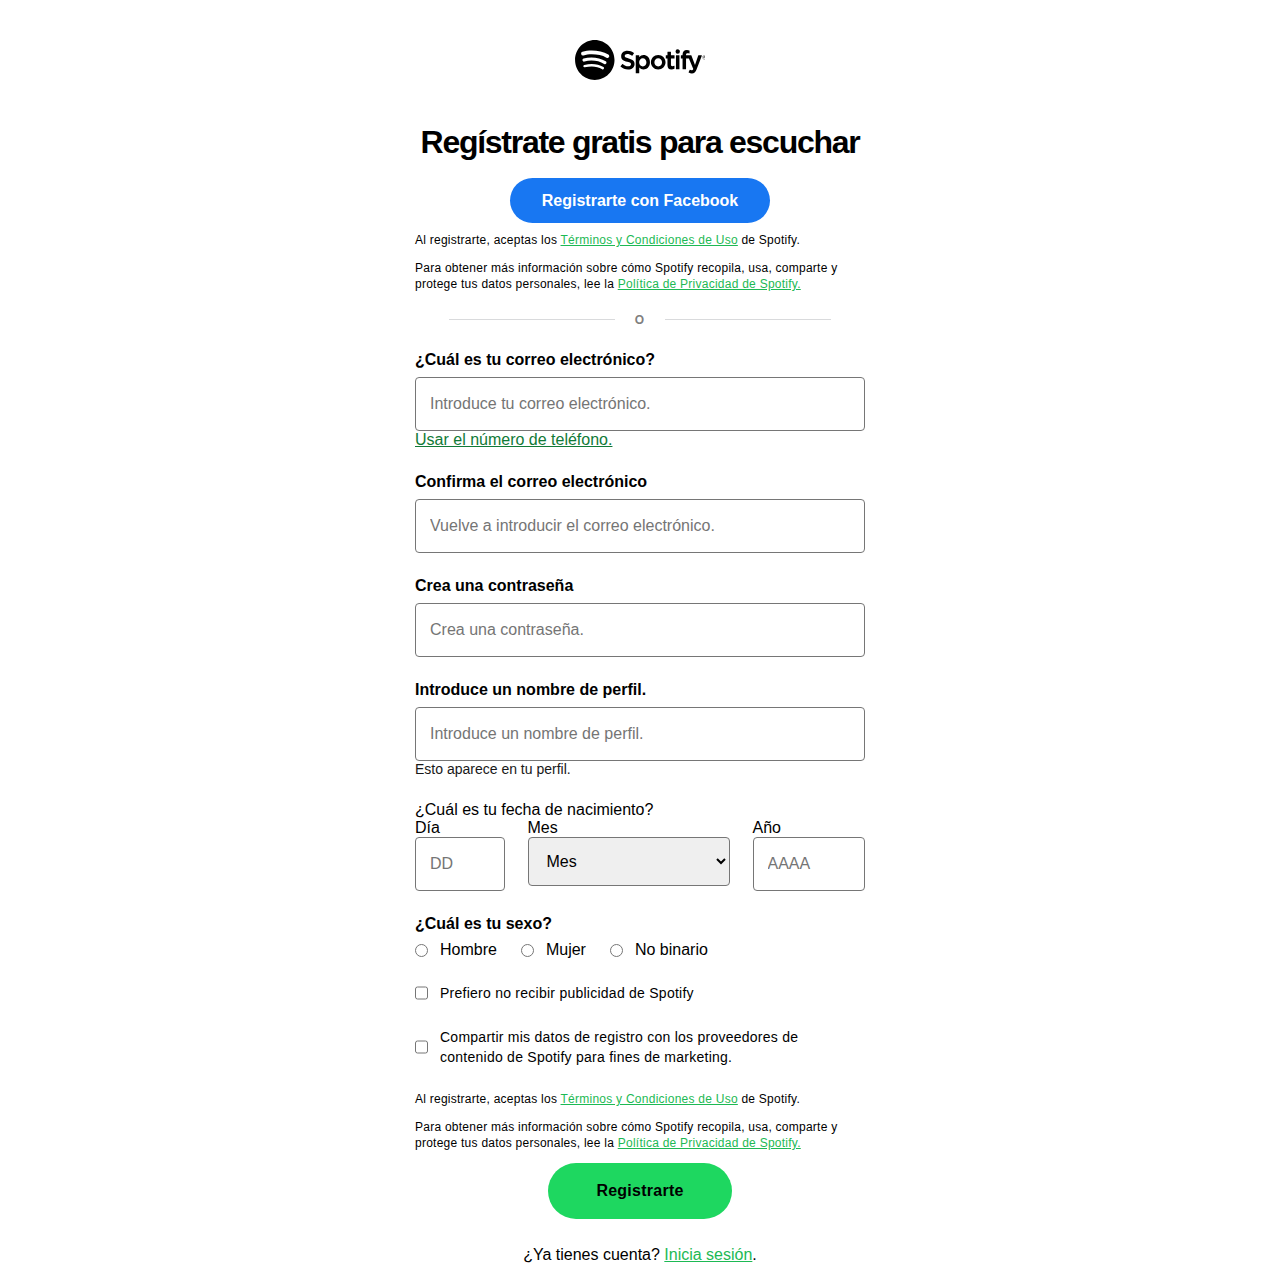
<file: register.html>
<!DOCTYPE html>
<html lang="en">
  <head>
    <meta charset="UTF-8" />
    <meta http-equiv="X-UA-Compatible" content="IE=edge" />
    <meta name="viewport" content="width=device-width, initial-scale=1.0" />
    <title>Document</title>
    <link rel="stylesheet" href="style-register.css" />
  </head>
  <body>
    <section class="register-section">
      <div class="spotify-logo">
        <svg role="img" viewBox="0 0 78 24" class="Svg-sc-1mvnrx6-0 pPRop">
          <path
            d="M18.871 10.64C15.056 8.35 8.764 8.139 5.122 9.256a1.105 1.105 0 0 1-1.38-.745 1.121 1.121 0 0 1 .737-1.396c4.18-1.283 11.13-1.035 15.522 1.6.526.316.699 1.002.387 1.533a1.1 1.1 0 0 1-1.517.392zm-.125 3.392a.917.917 0 0 1-1.269.307c-3.18-1.977-8.03-2.549-11.793-1.394a.922.922 0 0 1-1.151-.622.936.936 0 0 1 .615-1.163c4.298-1.319 9.642-.68 13.295 1.59.433.27.57.844.303 1.282zm-1.448 3.257a.732.732 0 0 1-1.014.248c-2.78-1.717-6.277-2.105-10.397-1.153a.737.737 0 0 1-.883-.561.745.745 0 0 1 .555-.893c4.508-1.042 8.375-.593 11.495 1.334a.75.75 0 0 1 .244 1.025zM11.871.034C5.334.034.036 5.39.036 11.997c0 6.608 5.298 11.963 11.835 11.963 6.536 0 11.835-5.355 11.835-11.963C23.706 5.39 18.407.034 11.87.034zm20.363 11.044c-2.043-.493-2.407-.838-2.407-1.565 0-.686.64-1.148 1.59-1.148.921 0 1.835.351 2.793 1.073.029.022.065.03.101.025a.132.132 0 0 0 .088-.055l.998-1.422a.137.137 0 0 0-.025-.184c-1.14-.925-2.424-1.374-3.925-1.374-2.206 0-3.747 1.338-3.747 3.253 0 2.054 1.33 2.78 3.627 3.342 1.955.455 2.285.837 2.285 1.519 0 .755-.667 1.225-1.741 1.225-1.193 0-2.166-.406-3.254-1.359a.132.132 0 0 0-.19.015l-1.119 1.346a.135.135 0 0 0 .013.188c1.267 1.143 2.824 1.746 4.504 1.746 2.378 0 3.914-1.313 3.914-3.345 0-1.718-1.015-2.668-3.505-3.28m10.61 2.302c0 1.45-.884 2.463-2.15 2.463-1.25 0-2.194-1.058-2.194-2.463 0-1.404.943-2.462 2.195-2.462 1.245 0 2.149 1.035 2.149 2.462zm-1.726-4.34c-1.03 0-1.876.411-2.573 1.252v-.946a.135.135 0 0 0-.133-.136h-1.83a.135.135 0 0 0-.134.136V19.86c0 .075.06.136.134.136h1.83a.135.135 0 0 0 .133-.136v-3.319c.698.791 1.543 1.177 2.573 1.177 1.915 0 3.853-1.49 3.853-4.338 0-2.849-1.938-4.34-3.853-4.34zm8.822 6.818c-1.312 0-2.3-1.065-2.3-2.478 0-1.418.954-2.448 2.27-2.448 1.32 0 2.315 1.066 2.315 2.48 0 1.417-.96 2.446-2.285 2.446zm0-6.817c-2.466 0-4.398 1.92-4.398 4.37 0 2.424 1.919 4.324 4.368 4.324 2.474 0 4.412-1.913 4.412-4.355 0-2.433-1.924-4.34-4.382-4.34zm9.648.169h-2.013V7.13a.134.134 0 0 0-.134-.136h-1.83a.135.135 0 0 0-.133.135V9.21h-.88a.134.134 0 0 0-.133.136v1.59c0 .074.06.135.133.135h.88v4.113c0 1.662.818 2.505 2.432 2.505.656 0 1.2-.137 1.714-.432a.135.135 0 0 0 .068-.117v-1.514a.136.136 0 0 0-.064-.115.133.133 0 0 0-.13-.006c-.353.18-.693.262-1.074.262-.587 0-.85-.27-.85-.873V11.07h2.014a.135.135 0 0 0 .134-.136v-1.59a.134.134 0 0 0-.134-.135m7.015.009v-.255c0-.752.285-1.088.925-1.088.381 0 .688.077 1.031.193a.133.133 0 0 0 .12-.02.135.135 0 0 0 .056-.11V6.38a.135.135 0 0 0-.095-.13 4.977 4.977 0 0 0-1.52-.22c-1.69 0-2.584.962-2.584 2.78v.392h-.879a.135.135 0 0 0-.134.135v1.598c0 .075.06.136.134.136h.88v6.344c0 .075.059.135.133.135h1.83c.073 0 .133-.06.133-.135V11.07h1.709l2.617 6.342c-.297.667-.59.8-.988.8-.323 0-.662-.098-1.01-.29a.136.136 0 0 0-.106-.01.136.136 0 0 0-.079.073l-.62 1.375a.135.135 0 0 0 .057.175 3.82 3.82 0 0 0 1.955.506c1.35 0 2.097-.636 2.756-2.348l3.174-8.291a.137.137 0 0 0-.014-.126.133.133 0 0 0-.11-.059h-1.905a.135.135 0 0 0-.127.091l-1.951 5.634-2.137-5.638a.133.133 0 0 0-.125-.087h-3.126m-4.067-.007h-1.83a.135.135 0 0 0-.133.136v8.069c0 .075.06.135.134.135h1.83c.073 0 .133-.06.133-.135v-8.07a.135.135 0 0 0-.134-.135m-.906-3.674a1.32 1.32 0 0 0-1.312 1.326 1.32 1.32 0 0 0 1.313 1.327 1.32 1.32 0 0 0 1.312-1.327c0-.733-.588-1.326-1.312-1.326m16.104 4.477H77.4v.432h.335c.167 0 .267-.083.267-.216 0-.141-.1-.216-.267-.216zm.217.616l.365.516h-.308l-.327-.473H77.4v.473h-.257V9.778h.602c.314 0 .521.163.521.436a.407.407 0 0 1-.314.415zm-.285-1.305c-.66 0-1.159.53-1.159 1.179 0 .648.496 1.171 1.152 1.171.66 0 1.16-.53 1.16-1.179 0-.648-.497-1.171-1.153-1.171zm-.007 2.48a1.29 1.29 0 0 1-1.287-1.301c0-.714.57-1.309 1.294-1.309a1.29 1.29 0 0 1 1.287 1.301c0 .714-.57 1.31-1.294 1.31z"
          ></path>
        </svg>

        <h3 class="register-headline">Regístrate gratis para escuchar</h3>
      </div>
      <div class="btn-container">
        <span class="facebook-register-btn">Registrarte con Facebook</span>
      </div>
      <div class="terms-and-conditions-p">
        <p>
          Al registrarte, aceptas los
          <u>Términos y Condiciones de Uso</u> de Spotify.
        </p>
        <p>
          Para obtener más información sobre cómo Spotify recopila, usa,
          comparte y protege tus datos personales, lee la
          <u>Política de Privacidad de Spotify.</u>
        </p>
      </div>
      <div class="divider">
        <div class="line-container">
          <div class="inner-line register-line"></div>
        </div>
        <span>o</span>
        <div class="line-container">
          <div class="inner-line register-line"></div>
        </div>
      </div>
      <form action="">
        <div class="email-form-container form-container">
          <label for="email"> ¿Cuál es tu correo electrónico? </label>
          <input type="email" placeholder="Introduce tu correo electrónico." />
          <p class="underlined-text">
            <u>Usar el número de teléfono.</u>
          </p>
        </div>
        <div class="confirm-user-form-container form-container">
          <label for="confirm-email">Confirma el correo electrónico</label>
          <input
            type="confirm-email"
            placeholder="Vuelve a introducir el correo electrónico."
          />
        </div>
        <div class="create-passwd-container form-container">
          <label for="passwd"> Crea una contraseña </label>
          <input type="passwd" placeholder="Crea una contraseña." />
        </div>
        <div class="username-form-container form-container">
          <label for="username">Introduce un nombre de perfil.</label>
          <input type="username" placeholder="Introduce un nombre de perfil." />
          <p class="profile-show">Esto aparece en tu perfil.</p>
        </div>
        <div class="birth-date-container">
          <label class="birth-label" for="birth-date"
            >¿Cuál es tu fecha de nacimiento?</label
          >
          <div class="inner-birth-container">
            <div class="day-container">
              <label for="day">Día</label>
              <input
                class="input-birth-container"
                type="day"
                placeholder="DD"
                bday-day
              />
            </div>
            <div class="month-container">
              <label for="month">Mes</label>
              <select class="input-birth-container" name="month" id="">
                <option selected disabled value="">Mes</option>
                <option value="1">Enero</option>
                <option value="2">Febrero</option>
                <option value="3">Marzo</option>
                <option value="4">Abril</option>
                <option value="5">Mayo</option>
                <option value="6">Junio</option>
                <option value="7">Julio</option>
                <option value="8">Agosto</option>
                <option value="9">Septiembre</option>
                <option value="10">Octubre</option>
                <option value="11">Noviembre</option>
                <option value="12">Diciembre</option>
              </select>
            </div>
            <div class="year-container">
              <label for="year">Año</label>
              <input
                class="input-birth-container"
                type="year"
                bday-year
                placeholder="AAAA"
              />
            </div>
          </div>
        </div>
        <div class="gender-select-container">
          <span class="what-sex-span">¿Cuál es tu sexo?</span>
          <div class="inner-genders-container">
            <div class="gender-container">
              <input type="radio" name="gender" />
              <span>Hombre</span>
            </div>
            <div class="gender-container">
              <input type="radio" name="gender" />
              <span>Mujer</span>
            </div>
            <div class="gender-container">
              <input type="radio" name="gender" />
              <span>No binario</span>
            </div>
          </div>
        </div>
        <div class="checbox-division">
          <div class="inner-checbox-div">
            <input type="checkbox" name="" id="" />
            <p>Prefiero no recibir publicidad de Spotify</p>
          </div>
          <div class="inner-checbox-div">
            <input class="dif-checbox" type="checkbox" name="" id="" />
            <p>
              Compartir mis datos de registro con los proveedores de contenido
              de Spotify para fines de marketing.
            </p>
          </div>
        </div>
      </form>
      <div class="register-div">
        <div class="terms-and-conditions-p">
          <p>
            Al registrarte, aceptas los
            <u>Términos y Condiciones de Uso</u> de Spotify.
          </p>
          <p>
            Para obtener más información sobre cómo Spotify recopila, usa,
            comparte y protege tus datos personales, lee la
            <u>Política de Privacidad de Spotify.</u>
          </p>
        </div>
        <div class="btn-register-container">
          <span class="btn-register"> Registrarte </span>
        </div>
        <p class="have-account-p">¿Ya tienes cuenta? <u>Inicia sesión</u>.</p>
      </div>
    </section>
  </body>
</html>
</file>
<file: style-index.css>
* {
  padding: 0;
  margin: 0;
  font-family: "Segoe UI", Tahoma, Geneva, Verdana, sans-serif;
  box-sizing: border-box;
  user-select: none;
}

.header {
  width: 100%;
  background-color: #000;
  color: #fff;
  display: flex;
  align-items: center;
  justify-content: center;
}

.header-nav-box {
  max-width: 1170px;
  width: 100%;
  height: 80px;
  display: flex;
  justify-content: space-between;
  align-items: center;
}

.spotify-logo svg {
  fill: #fff;
  width: 100%;
  height: 100%;
}

.spotify-logo svg:hover {
  cursor: pointer;
}
.spotify-logo {
  height: 40px;
  width: 132px;
}

.navigation-bar-list {
  list-style: none;
}

.navigation-bar-list li {
  display: inline;
  padding: 28px 17px;
  font-weight: 700;
  font-size: 16px;
}

a {
  text-decoration: none;
}

.navigation-bar-list-item :hover {
  color: #1ed760;
  cursor: pointer;
}

.main-section {
  width: 100%;
  height: 100vh;
  color: #1ed760;
  background: url(https://www.scdn.co/i/home/lieVariants/bursts.svg);
  background-position: 43% 0;
  background-size: 165%;
  background-color: #2d46b9;
  display: flex;
  justify-content: center;
  align-items: center;
  position: relative;
  z-index: -1;
}

.main-section-division h1 {
  font-size: 156px;
  line-height: 166px;
  margin-bottom: 40px;
  text-align: center;
}

.main-section-division p {
  display: block;
  margin-block-start: 1em;
  margin-block-end: 1em;
  margin-inline-start: 0px;
  margin-inline-end: 0px;
  font-weight: 700;
}

.main-section-division span {
  background-color: #1ed760;
  color: #2940a8;
  line-height: 16px;
  letter-spacing: 1.4px;
  padding: 16px 40px 16px;
  border-radius: 500px;
  font-weight: 500;
}

.main-section-division {
  display: flex;
  flex-direction: column;
  align-items: center;
}

.footer {
  background-color: #000;
  min-height: 400px;
}

.footer-section {
  display: flex;
  flex-wrap: wrap;
  justify-content: center;
  padding: 80px 0 50px;
  margin: 0 auto;
  color: #fff;
  width: 1100px;
}

.footer-lists {
  display: flex;
  justify-content: space-between;
  align-items: center;
}

.footer-lists ul {
  place-self: start;
  margin-left: 60px;
}

.footer-lists li {
  display: block;
  font-size: 16px;
  font-weight: 400;
  line-height: 1.5;
  text-decoration: none;
  padding: 3px 0 15px;
}

.footer-spotify-logo {
  height: 40px;
  width: 132px;
  place-self: start;
}

.footer-spotify-logo :hover {
  cursor: pointer;
  color: #1ed760;
}

.footer-spotify-logo svg {
  fill: #fff;
  width: 100%;
  height: 300px;
}

.instagram-logo svg {
  fill: #fff;
  width: 100%;
  height: 100%;
}

a {
  text-decoration: none;
  color: #fff;
}

.instagram-logo {
  color: currentColor;
  box-sizing: border-box;
  display: block;
  width: 24px;
  height: 24px;
  background: no-repeat
      url("data:image/svg+xml;charset=utf-8,%3Csvg xmlns='http://www.w3.org/2000/svg' viewBox='0 0 448 448' fill='%23222326'%3E%3Cpath d='M0 230.126v-.793c.016 55.974.294 63.853 1.344 87.03 3.733 81.349 48.87 126.56 130.293 130.293C155.55 447.739 163.165 448 224 448H0V230.126zm229.242-189.75c55.006.014 62.368.256 85.291 1.307 60.704 2.762 89.059 31.565 91.822 91.821 1.05 22.905 1.275 30.266 1.287 85.272v10.487c-.014 55.022-.255 62.365-1.287 85.27-2.782 60.2-31.062 89.059-91.822 91.822-23.159 1.06-30.399 1.297-87.005 1.306h-7.054c-56.572-.009-63.848-.245-86.989-1.306-60.853-2.782-89.058-31.715-91.821-91.84-1.05-22.905-1.292-30.249-1.306-85.271v-8.77c.01-56.572.263-63.83 1.306-86.989 2.781-60.237 31.061-89.058 91.821-91.821 22.923-1.032 30.268-1.274 85.273-1.287h10.484zm-5.242 68.6c-63.523 0-115.024 51.501-115.024 115.024S160.477 339.043 224 339.043 339.024 287.54 339.024 224c0-63.523-51.501-115.024-115.024-115.024zm0 40.357c41.235 0 74.667 33.432 74.667 74.667 0 41.253-33.432 74.667-74.667 74.667S149.333 265.253 149.333 224c0-41.235 33.432-74.667 74.667-74.667zM343.579 77.56c-14.859 0-26.899 12.04-26.899 26.88s12.04 26.88 26.899 26.88c14.84 0 26.861-12.04 26.861-26.88s-12.021-26.88-26.861-26.88zM448 224v224H224c60.835 0 68.47-.261 92.363-1.344 81.274-3.733 126.597-48.87 130.274-130.293C447.74 292.469 448 284.835 448 224zm-1.344-92.344c-3.659-81.275-48.85-126.56-130.275-130.293C293.187.294 285.307.016 229.333 0L448 0v224c0-60.835-.261-68.45-1.344-92.344zM0 0h218.667c-55.973.016-63.834.294-87.011 1.344C50.306 5.077 5.096 50.214 1.363 131.637.299 154.722.019 162.62 0 217.873L0 0z'/%3E%3C/svg%3E"),
    currentColor;
}

.twitter-logo {
  color: #fff;
  box-sizing: border-box;
  display: block;
  width: 24px;
  height: 24px;
  background: no-repeat
      url("data:image/svg+xml;charset=utf-8,%3Csvg xmlns='http://www.w3.org/2000/svg' viewBox='0 0 448 448' fill='%23222326'%3E%3Cpath d='M448 0v448H0V0h448zM299.75 64c-22.333 0-41.375 7.875-57.125 23.625S219 122.417 219 144.75c0 6 .667 12.167 2 18.5-33-1.667-63.958-9.958-92.875-24.875S74.667 103.583 54.5 78.75c-7.333 12.5-11 26.083-11 40.75 0 13.833 3.25 26.667 9.75 38.5 6.5 11.833 15.25 21.417 26.25 28.75-12.717-.49-24.637-3.77-35.76-9.841L43 176.5v1c0 19.5 6.125 36.625 18.375 51.375s27.708 24.042 46.375 27.875a83.54 83.54 0 01-21.25 2.75c-4.667 0-9.75-.417-15.25-1.25 5.167 16.167 14.667 29.458 28.5 39.875 13.833 10.417 29.5 15.792 47 16.125-29.333 23-62.75 34.5-100.25 34.5-7.167 0-13.667-.333-19.5-1C64.5 371.917 105.833 384 151 384c28.667 0 55.583-4.542 80.75-13.625s46.667-21.25 64.5-36.5 33.208-32.792 46.125-52.625c12.917-19.833 22.542-40.542 28.875-62.125 6.333-21.583 9.5-43.208 9.5-64.875 0-4.667-.083-8.167-.25-10.5 15.833-11.5 29.333-25.417 40.5-41.75-15.5 6.667-31 10.833-46.5 12.5C392 104 403.833 89.167 410 70c-16 9.5-33.083 16-51.25 19.5-16-17-35.667-25.5-59-25.5z'/%3E%3C/svg%3E"),
    currentColor;
}

.facebook-logo {
  color: #fff;
  box-sizing: border-box;
  display: block;
  width: 24px;
  height: 24px;
  background: no-repeat
      url("data:image/svg+xml;charset=utf-8,%3Csvg xmlns='http://www.w3.org/2000/svg' viewBox='0 0 448 448' fill='%23222326'%3E%3Cpath d='M448 0v448H0V0h448zM276.877 16h-1.127c-28.833 0-51.917 8.542-69.25 25.625-17.16 16.912-25.826 40.645-25.997 71.197l-.003.928v54.5h-63.75v74h63.75V432H257V242.25h63.5l9.75-74H257V121c0-12 2.5-21 7.5-27 4.923-5.908 14.37-8.907 28.342-8.998L293.5 85h39.25V19c-13.085-1.938-31.336-2.938-54.754-2.997l-1.12-.003z'/%3E%3C/svg%3E"),
    currentColor;
}

.footer-logos-division {
  margin-left: 220px;
  display: flex;
}
.footer-logos-division > a {
  -webkit-tap-highlight-color: rgba(0, 0, 0, 0);
  line-height: 1.5;
  -webkit-box-direction: normal;
  font-size: 16px;
  font-weight: 400;
  box-sizing: border-box;
  text-decoration: none;
  color: #fff;
  display: inline-flex;
  -webkit-box-align: center;
  align-items: center;
  -webkit-box-pack: center;
  justify-content: center;
  overflow: hidden;
  width: 54px;
  height: 54px;
  border-radius: 50%;
  background-color: #222326;
  margin-right: 15px;
}

.footer-logo:hover {
  color: #1ed760;
}

.footer-lists ul > :first-child {
  color: #919496;
  font-size: 12px;
  font-weight: 700px;
}

.country {
  margin: 0 0 0 auto;
  font-size: 12px;
  color: #919496;
  padding-top: 30px;
  padding-bottom: 15px;
}

.footer-last-list li {
  list-style: none;
  display: inline-block;
  margin-right: 15px;
}

.footer-last-list li:hover {
  cursor: pointer;
  color: #1ed760;
}

.footer-list-box {
  font-size: 12px;
  color: #919496;
  display: flex;
  width: 100%;
  justify-content: space-between;
  padding-bottom: 28px;
}

.footer-last-list li > a {
  color: inherit;
}

/* Mobile */

@media (max-width: 1025px) {
  .main-section {
    background-image: url(https://www-growth.scdn.co/static/home/bursts-tablet.svg);
    background-size: 153%;
    background-position: right 40% center;
    justify-content: center;
    width: 100%;
    height: 100vh;
  }

  .footer-section {
    max-width: 950px;
    margin-left: 5%;
    margin-right: 5%;
  }
}
</file>
<file: style-help.css>
.help-main-section {
  background: url(https://support.scdn.co/web/_next/static/assets/90c3270/search-mobile.webp)
    top/100% no-repeat #a3a3a3;
  padding: 0 8px 24px;
  background-color: #1c2963;
}

.inner-search-division {
  margin: auto;
  max-width: 744px;
  min-height: 340px;
}

.main-section-headline {
  font-size: 64px;
  line-height: 72px;
  color: #fff;
  letter-spacing: -2px;
  text-align: center;
  padding: 80px 0 40px;
  font-size: 64px;
  line-height: 72px;
}

.inner-text-container {
  margin: auto;
}

.inner-text-container {
  max-width: none;
  padding: 30px 0 40px;
  text-align: center;
}

.text-list {
  display: flex;
  justify-content: center;
  align-items: center;
}

.list-item {
  display: block;
  max-width: 248px;
  width: 100%;
}

.list-span {
  text-align: center;
  display: block;
  margin: 8px 0;
  padding: 2px 0;
  font-weight: 400;
  font-size: 12px;
  letter-spacing: 0.1em;
  color: rgb(217, 217, 217);
}

.list-a {
  display: block;
  color: #fff;
  text-decoration: none;
  margin-bottom: 15px;
  font-size: 18px;
  font-weight: 500;
  min-height: 54px;
}

.search-input-container {
  position: relative;
}

.input-container {
  position: relative;
  width: 100%;
}

.search-input {
  appearance: none;
  background-image: none;
  border: 0px;
  display: block;
  font-size: 16px;
  font-weight: 400;
  line-height: 24px;
  letter-spacing: 0px;
  width: 100%;
  box-sizing: border-box;
  -webkit-tap-highlight-color: rgba(0, 0, 0, 0);
  margin-top: 0px;
  margin-bottom: 0px;
  border-radius: 4px;
  padding: 14px;
  background-color: rgb(255, 255, 255);
  box-shadow: rgb(179 179 179) 0px 0px 0px 1px inset;
  color: rgb(24, 24, 24);
  padding-left: 48px;
}

.search-svg {
  position: absolute;
  top: 50%;
  transform: translateY(-50%);
  color: rgb(179, 179, 179);
  left: 12px;
}

.category-section {
  background-color: #eee;
  padding: 30px 0 20px;
}

.inner-category {
  max-width: 992px;
  width: 100%;
  margin: 0 auto;
  display: flex;
}

.inner-category > div {
  flex: 1 1;
}

.inner-category > div > ul {
  list-style: none;
  padding: 16px 0 0;
  flex-basis: 33%;
  background-color: #eee;
  padding: 0 16px;
  margin-bottom: 20px;
}

.category-list-container > h3 {
  padding: 16px;
  font-size: 24px;
  line-height: 32px;
}

.category-list-item {
  padding-bottom: 12px;
}

.category-list-item > a {
  margin-bottom: 15px;
  font-size: 18px;
  font-weight: 700;
  color: #117a37;
}

.community-headline {
  font-size: 48px;
  line-height: 56px;
  padding: 0px 0px 0.67em;
}

.community-info {
  max-width: 500px;
  margin: 0 auto 16px;
  padding: 0px 0px 1em;
  line-height: 24px;
  font-weight: 500;
}

.inner-comunity-div {
  padding: 80px 16px;
  text-align: center;
}

.search-answers {
  background-color: #1ed760;
  padding: 14px 32px;
  border-radius: 50px;
  font-weight: 700;
  font-size: 14px;
}

.search-answers:hover {
  transform: scale(1.04);
}
</file>
<file: style-premium.css>
*{
    padding: 0;
    margin: 0;
    font-family: 'Segoe UI', Tahoma, Geneva, Verdana, sans-serif;
    box-sizing: border-box;
    user-select: none;
}


.main-section-premium{
    width: 100%;
    background-color: rgb(29, 117, 222);
    color: #fff;
    display: flex;
    justify-content: center;
    align-items: center;
}

.main-division-text{
    min-width: 1170px;
    padding-top: 72px;
    padding-bottom: 40px;
} 
.free-spotify-premium-headline{
    width: 100%;
    display: inline-block;
    font-size: 40px;
}

.spotify-premium-price-headline{
    font-size: 24px;
    margin: 35px 0px;
}

.main-division-terms-and-conditions{
    font-size: 12px;
    margin-top: 40px;
    width: 100%;
}

.btn-plans{
    display:  inline-block;
    background-color: transparent;
    border: #fff 2px solid;
    border-radius: 500px;
    padding: 14px 48px;
    font-size: 14px;
    min-width: 192px;
    text-align: center;
    font-weight: 700;
    letter-spacing: 2px;    
}

.btn-start{
    display:  inline-block;
    background-color: rgb(25, 20, 20);
    border-radius: 500px;
    padding: 17px 48px;
    font-size: 14px;
    min-width: 192px;
    text-align: center;
    font-weight: 700;
    letter-spacing: 2px;
    margin-right: 5px;
}

.premium-benefits-box{
    max-width: 1170px;
    width: 100%;
    margin: auto;
    padding: 75px 15px 75px 15px;
}

.premium-benefits-headline{
    font-size: 48px;
    text-align: center;
    font-weight: 700;
    margin-bottom: 63px;
}

.list-reasons-to-be-premium {
    list-style: none;
    display: flex;
    justify-content: space-between;
}

.premium-list-item{
    max-width: 270px;
    width: 100%;
    
}

.premium-list-item li{
    vertical-align: top;
    height: 100%;
}

.list-reasons-to-be-premium li > div {
    background-repeat: no-repeat;
    background-size: contain;
    background-position: center top;
    -webkit-box-flex: 1;
    flex-grow: 1;
    width: 142px;
    height: 142px;
    display: block;
    margin: 0px auto 40px;
}

.list-reasons-to-be-premium :nth-child(1) > div{
    background-image: url("https://i.scdn.co/image/ab671c3d0000f43009302fbaf6259b4c117c704f");
}


.list-reasons-to-be-premium :nth-child(2) > div {
    background-image: url("https://i.scdn.co/image/ab671c3d0000f43098292b95d24a697c20df5137");
}

.list-reasons-to-be-premium :nth-child(3) > div{
    background-image: url("https://i.scdn.co/image/ab671c3d0000f4306998d3ffd58aad6da6afdf67");

}

.list-reasons-to-be-premium :nth-child(4) > div{
    background-image: url("https://i.scdn.co/image/ab671c3d0000f430cd6c528745e510c5be63a012");
}

.first-p-premium-list{
    font-style: bold;
    font-weight: 700;
    font-size: 21px;
    margin-bottom: 10px;
    text-align: center;
    line-height: 1.3em;
}

.second-p-premium-list{
    font-size: 16px;
    text-align: center;
    line-height: 1.5;

}

.spotify-plans-section{
    background: rgb(239, 239, 239);
    margin: auto;
}

.choose-your-plan-division{
   width: 1170px;
   margin: auto;
   padding: 75px 15px 75px 15px;
   
}

.choose-your-plan-headline{
    font-size: 40px;
    text-align: center;
    letter-spacing: -1.6px;
}

.choose-your-plan-p{
    font-size: 16px;
    text-align: center;
    margin:10px 0;
}
.plans-grid{
    display: grid;
    grid-template-rows: repeat(4,auto);
    grid-auto-flow: column;
    grid-template-columns: repeat(3,1fr);
    justify-content: center;
    font-size: 16px;
    margin: 50px 0px 26px;
    
}


.grid-item-one{
    grid-row: 1/2;
    grid-column: 1/2;
    margin: 0px 16px 0px 0px;
    padding-left: 16px;
    padding-right: 16px;
    background-color: #fff;
}

.grid-item-two{
    grid-row: 2/3;
    grid-column: 1/2;
    padding-top: 20px;
    margin: 0px 16px 0px 0px;
    padding-left: 16px;
    padding-right: 16px;
    background-color: #fff;
}

.grid-item-three{
    grid-row: 3/4;
    grid-column: 1/2;
    margin: 0px 16px 0px 0px;
    padding-left: 16px;
    padding-right: 16px;
    background-color: #fff;
}

.grid-item-four{
    grid-row: 4/5;
    grid-column: 1/2;
    margin: 0px 16px 0px 0px;
    padding-left: 16px;
    padding-right: 16px;
    background-color: #fff;
}

.grid-item-five{
    grid-row: 1/2;
    grid-column: 2/3;
    margin: 0px 16px 0px 0px;
    padding-left: 16px;
    padding-right: 16px;
    background-color: #fff;
}

.grid-item-six{
    grid-row: 2/3;
    grid-column: 2/3;
    padding-top: 20px;
    margin: 0px 16px 0px 0px;
    padding-left: 16px;
    padding-right: 16px;
    background-color: #fff;
}

.grid-item-seven{
    grid-row: 3/4;
    grid-column: 2/3;
    margin: 0px 16px 0px 0px;
    padding-left: 16px;
    padding-right: 16px;
    background-color: #fff;
}

.grid-item-eight{
    grid-row: 4/5;
    grid-column: 2/3;
    margin: 0px 16px 0px 0px;
    padding-left: 16px;
    padding-right: 16px;
    background-color: #fff;
}

.grid-item-nine{
    grid-row: 1/2;
    grid-column: 3/4;
    margin: 0px 16px 0px 0px;
    padding-left: 16px;
    padding-right: 16px;
    background-color: #fff;
}

.grid-item-ten{
    grid-row: 2/3;
    grid-column: 3/4;
    padding-top: 20px;
    margin: 0px 16px 0px 0px;
    padding-left: 16px;
    padding-right: 16px;
    background-color: #fff;
}

.grid-item-eleven{
    grid-row: 3/4;
    grid-column: 3/4;
    margin: 0px 16px 0px 0px;
    padding-left: 16px;
    padding-right: 16px;
    background-color: #fff;
}

.grid-item-twelve{
    grid-row: 4/5;
    grid-column: 3/4;
    margin: 0px 16px 0px 0px;
    padding-left: 16px;
    padding-right: 16px;
    background-color: #fff;
}

.plan-cost-and-specs{
    display: block;
    padding-bottom: 20px;
    border-bottom-color: rgb(204, 204, 204);
    border-bottom: 1px solid;

}

.type-of-plan-headline{
    display: block;
    font-weight: 700;
    font-size: 24px;
}

.start-grid{
    border-radius: 10px 10px 0px 0px;
    box-shadow: rgb(255 255 255) 0px 8px 0px 0px, rgb(0 0 0 / 30%) 0px 0px 8px;
    padding-top: 16px;        
    position:relative;
    z-index: 10;
}

.end-grid{
    border-radius: 0px 0px 10px 10px;
    box-shadow: rgb(255 255 255) 0px -9px 0px 0px, rgb(0 0 0 / 30%) 0px 0px 8px;
}

.middle-grid{
    box-shadow: rgb(255 255 255) 0px -9px 0px 0px, rgb(0 0 0 / 30%) 0px 0px 8px;
}

.grid-list{
    list-style: none;
}

.grid-list li{
    margin: 0;
    padding: 0;
    display: flex;
    margin-bottom: 5px;
    line-height: 1.375;
    text-align: left;
    font-style: bold;
}

.grid-list svg{
   min-width: 24px;
   min-height: 24px; 
   margin-right: 10px;
   vertical-align: middle;
}

.btns-division{
    display: inline-flex;
}

.one-month-free{
    border-radius: 4px;
    font-size: 14px;
    padding: 4px 8px;
    font-weight: 900;
    margin: 0px 4px 10px 0px;
    margin-block: 0px 10px;
    color: rgb(255, 255, 255);
    background-color: rgb(46, 119, 208);
}

.available-options{
    border-radius: 4px;
    font-size: 14px;
    padding: 4px 8px;
    font-weight: 900;
    margin: 0px 4px 10px 0px;
    margin-block: 0px 10px;
    color: rgb(46, 119, 208);
    background-color: #fff;
    border: rgb(46, 119, 208) solid 1px;
}

.start-btn-container{
    overflow-wrap: break-word;
    font-family: spotify-circular, Helvetica, Arial, sans-serif;
    -webkit-tap-highlight-color: transparent;
    font-weight: 700;
    letter-spacing: 2px;
    line-height: 1;
    text-align: center;
    text-transform: uppercase;
    user-select: none;
    background-color: #000;
    border-radius: 500px;
    font-size: inherit;
    padding: 17px 48px;
    color: #fff;
    position: relative;
    z-index: 20;
}

.footer-plans-terms-and-conditions{
    font-size: 12px;    
    margin: 1em 0 1em 0;
    padding-bottom: 15px;
}

.footer-plans-terms-and-conditions a {
    color: inherit;
    text-decoration: underline;
}
</file>
<file: style-register.css>
* {
  padding: 0;
  margin: 0;
  box-sizing: border-box;
  font-family: "Segoe UI", Tahoma, Geneva, Verdana, sans-serif;
}

.register-section {
  max-width: 450px;
  margin: 0 auto;
  display: flex;
  flex-direction: column;
  text-align: center;
}

.spotify-logo {
  padding: 40px 0px 32px;
  text-align: center;
}

.divider > span {
  background: #fff;
  font-size: 12px;
  letter-spacing: 1px;
  padding: 0 20px;
  text-transform: uppercase;
  font-weight: 700;
}

.divider {
  display: flex;
  justify-content: center;
  align-items: center;
  font-size: 16px;
  line-height: 24px;
  letter-spacing: 2px;
  margin: 0px auto 1em;
  color: rgb(127, 127, 127);
  position: relative;
  text-align: center;
  width: 85%;
}

.inner-line {
  border-top: 1px solid #d9dadc;
  display: block;
  line-height: 1px;
  margin: 15px 0;
  position: relative;
  text-align: center;
}

.line-container {
  width: 100%;
}

.spotify-logo {
  margin: 0 auto;
}

.spotify-logo svg {
  width: 130px;
  height: 40px;
}

.register-headline {
  text-align: center;
  line-height: 36px;
  letter-spacing: -0.04em;
  font-size: 32px;
  margin-top: 40px;
}

.facebook-register-btn {
  text-align: center;
  border-radius: 500px;
  padding: 14px 32px;
  background-color: #1877f2;
  color: white;
  text-align: center;
  margin-bottom: 22px;
  font-weight: 700;
}

.btn-container {
  height: fit-content;
  margin-bottom: 22px;
}

.terms-and-conditions-p p {
  padding: 0px 0px 1em;
  margin-top: 0px;
  margin-bottom: 0px;
  font-size: 12px;
  font-weight: 400;
  line-height: 16px;
  letter-spacing: 0.25px;
  text-align: start;
}

.terms-and-conditions-p > p > u {
  color: rgb(29, 185, 84);
}

.terms-and-conditions-p > p > u:hover {
  color: rgb(30, 215, 96);
}

.form-container > label,
input,
p {
  text-align: start;
  width: 100%;
  display: block;
}

.form-container > input {
  appearance: none;
  background-image: none;
  border: 0px;
  display: block;
  font-size: 16px;
  font-weight: 400;
  line-height: 24px;
  letter-spacing: 0px;
  width: 100%;
  box-sizing: border-box;
  margin-top: 0px;
  margin-bottom: 0px;
  border-radius: 4px;
  padding: 14px;
  border: 1px solid rgb(118, 118, 118);
}

.form-container > label {
  font-weight: 700;
  padding-bottom: 8px;
}

.underlined-text {
  color: #117a37;
}

.form-container {
  padding-bottom: 24px;
}

.profile-show {
  color: rgb(24, 24, 24) !important;
  font-size: 14px;
}

.birth-date-container {
  text-align: start;
  padding-bottom: 24px;
}

.inner-birth-container {
  display: flex;
  justify-content: space-between;
}

.input-birth-container {
  border: 0px;
  display: block;
  font-size: 16px;
  font-weight: 400;
  line-height: 24px;
  letter-spacing: 0px;
  width: 100%;
  box-sizing: border-box;
  margin-top: 0px;
  margin-bottom: 0px;
  border-radius: 4px;
  padding: 14px;
  border: 1px solid rgb(118, 118, 118);
}

.birth-label {
  display: block;
}

.day-container {
  width: 20%;
}

.month-container {
  width: 45%;
}

.month-container > select {
  border: 0px;
  display: block;
  font-size: 16px;
  font-weight: 400;
  line-height: 24px;
  letter-spacing: 0px;
  box-sizing: border-box;
  margin-top: 0px;
  margin-bottom: 0px;
  border-radius: 4px;
  padding: 14px 44px 14px 14px;
  border: 1px solid rgb(118, 118, 118);
}
.year-container {
  width: 25%;
}

.what-sex-span {
  display: block;
  text-align: start;
  font-weight: 700;
  padding-bottom: 8px;
}

.gender-select-container {
  padding: 0px 0px 24px;
  min-width: 0px;
  margin: 0px;
  border: 0px;
}

.inner-genders-container {
  display: flex;
  flex-direction: row;
  flex-wrap: wrap;
}
.gender-container > span {
  padding-left: 12px;
  padding-right: 24px;
}

.gender-container {
  display: flex;
  justify-content: center;
  align-items: center;
}

.gender-container > label {
  display: inline-block;
}

.gender-container > input {
  width: fit-content;
}

.inner-checbox-div {
  display: flex;
  padding-bottom: 24px;
}

.inner-checbox-div > input {
  width: fit-content;
}

.inner-checbox-div > p {
  color: #000000;
  font-size: 14px;
  font-weight: 400;
  line-height: 20px;
  letter-spacing: 0.25px;
  padding-left: 12px;
  padding-right: 24px;
}
.dif-checbox {
  position: relative;
}

.register-div > p > u {
  color: rgb(29, 185, 84);
}

.register-div {
  font-size: 12px;
  font-weight: 400;
  line-height: 16px;
  letter-spacing: 0.25px;
  padding: 0px 0px 1em;
}

.register-div > p {
  text-align: center;
}

.btn-register-container {
  height: fit-content;
  display: flex;
  justify-content: space-around;
  margin-bottom: 24px;
}

.btn-register {
  background-color: rgb(30, 215, 96);
  border-radius: 500px;
  padding: 16px 48px;
  font-weight: 700;
  font-size: 16px;
  line-height: 24px;
}

.btn-register:hover {
  transform: scale(1.04);
  animation: all 0.5s;
  cursor: pointer;
}

.have-account-p {
  font-size: 16px;
  font-weight: 400;
  line-height: 24px;
  letter-spacing: 0px;
}
</file>
